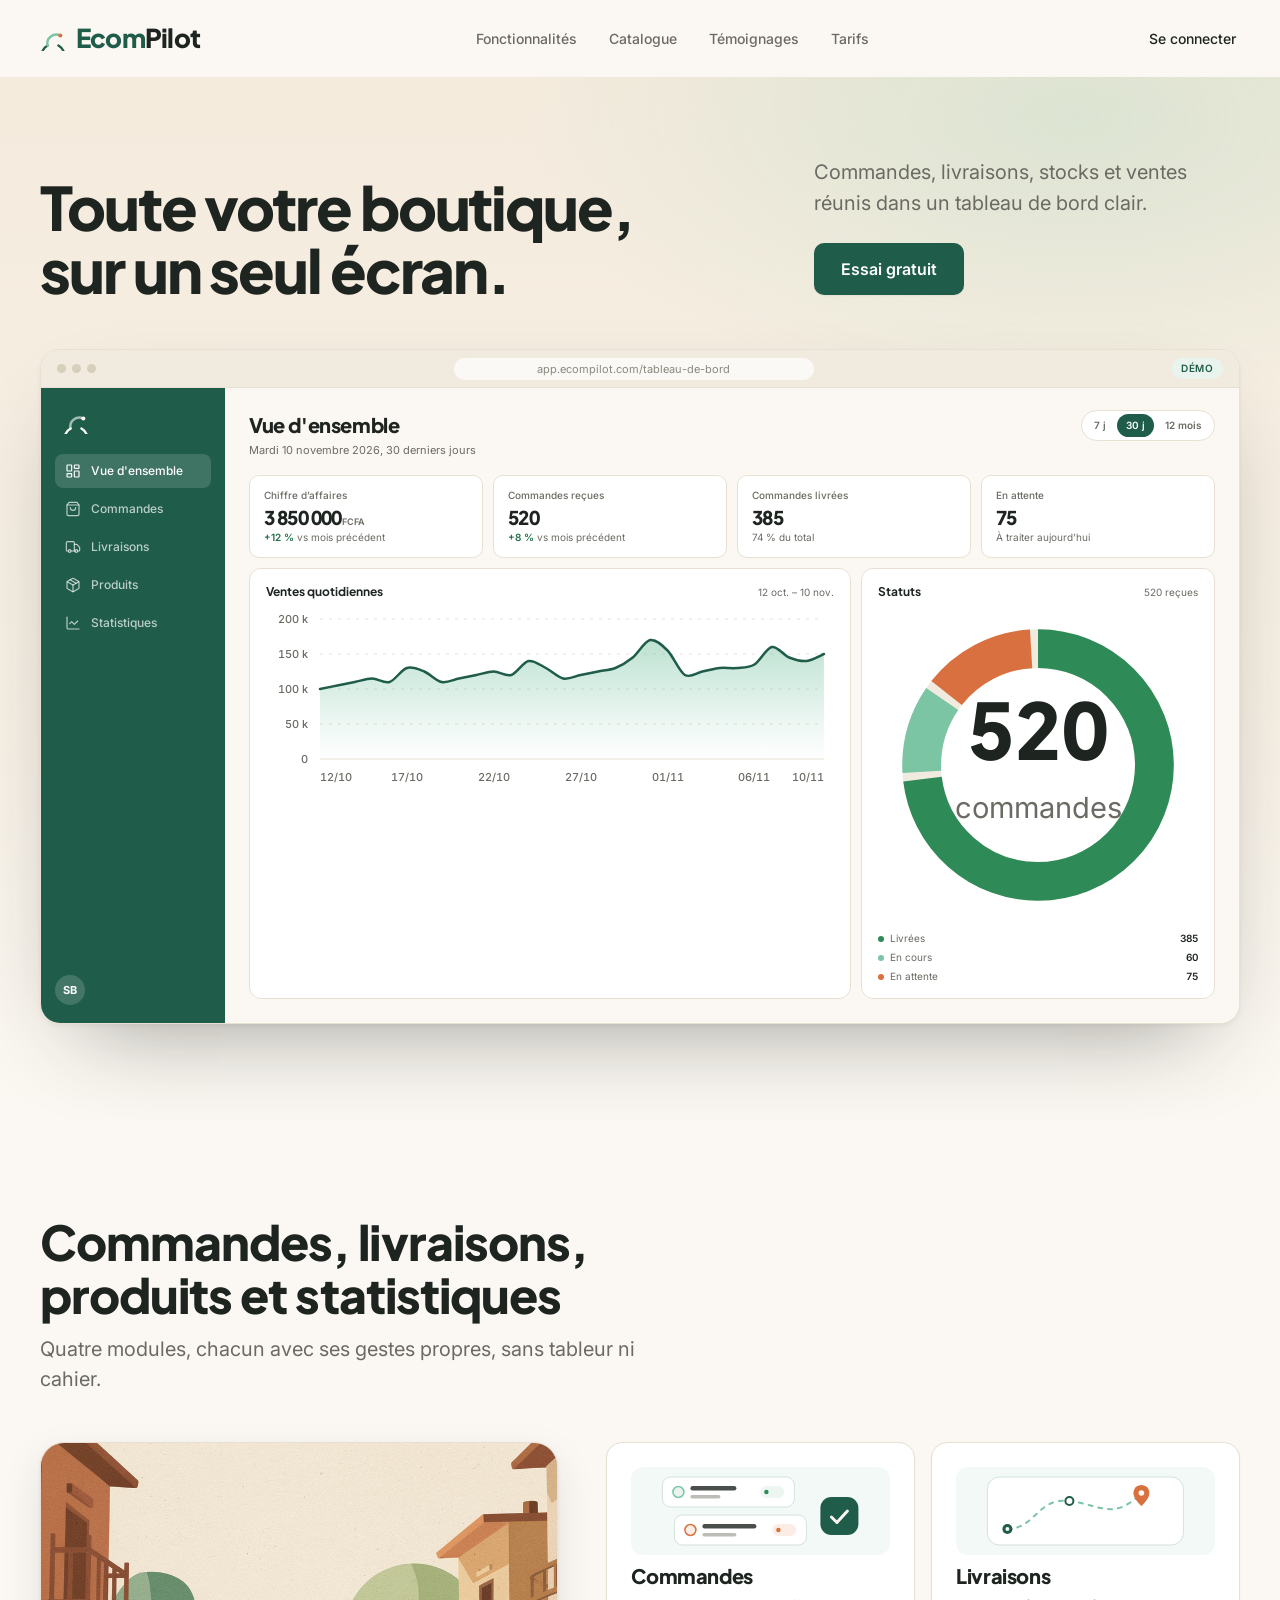
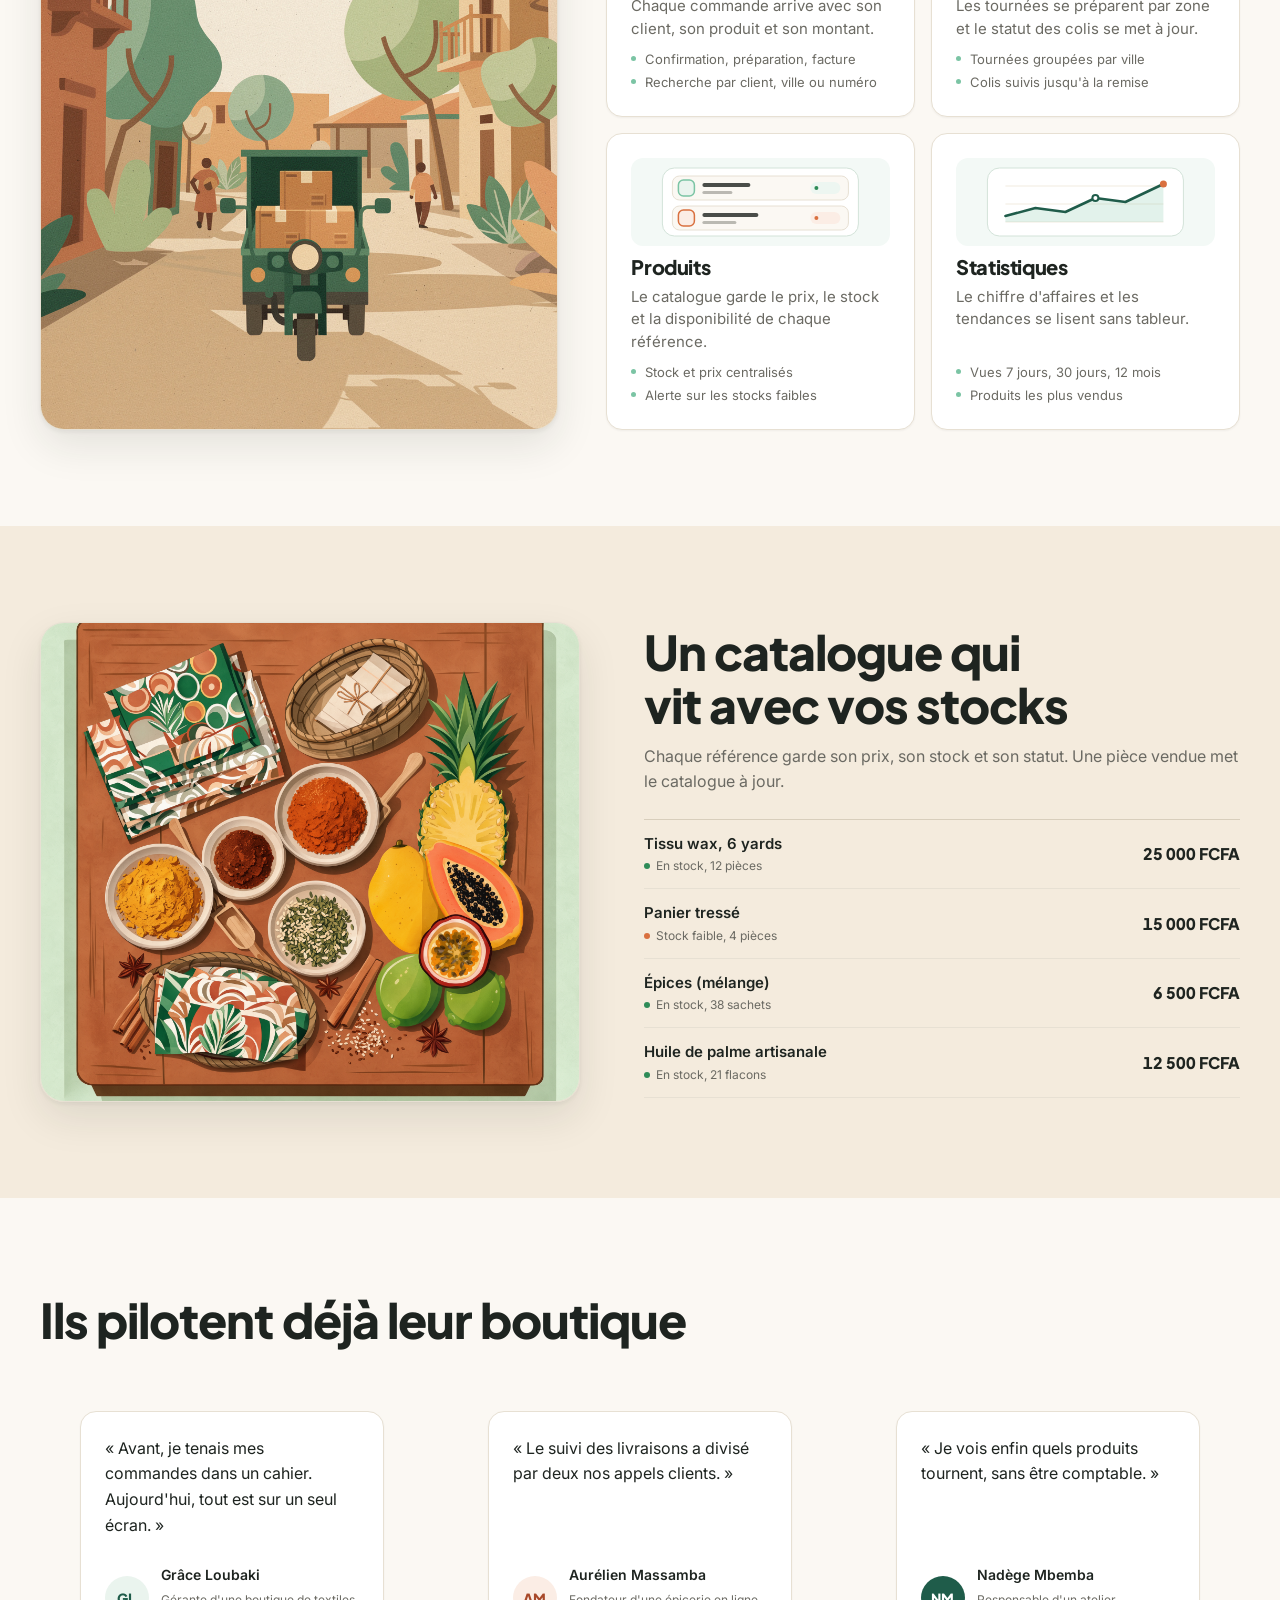
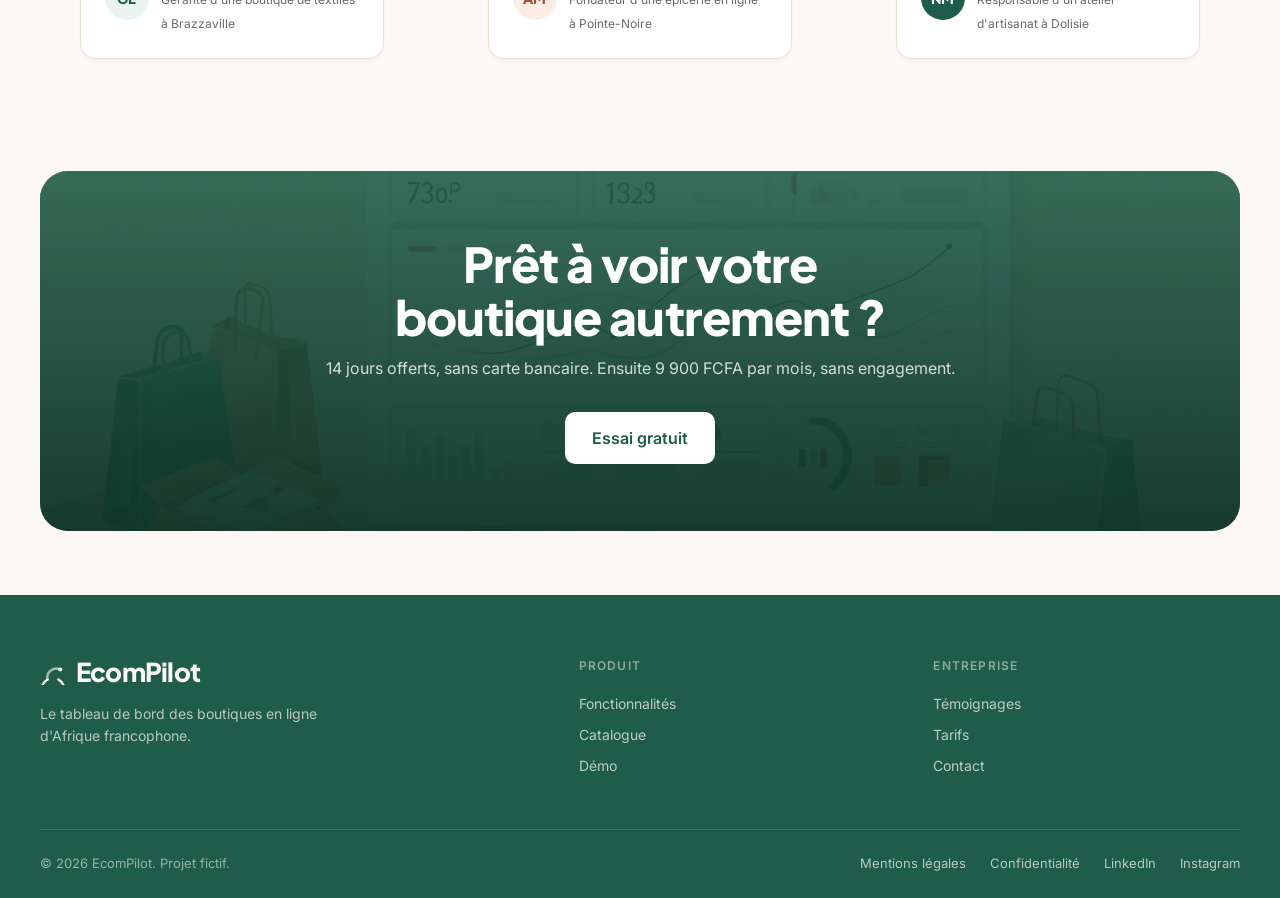
<file: index.html>
<!DOCTYPE html>
<html lang="fr">
<head>
  <meta charset="UTF-8">
  <meta name="viewport" content="width=device-width, initial-scale=1">
  <title>EcomPilot — Toute votre boutique, sur un seul écran</title>
  <meta name="description" content="Commandes, livraisons, stocks et ventes réunis dans un tableau de bord clair, pensé pour les boutiques en ligne d'Afrique francophone.">
  <meta property="og:title" content="EcomPilot — Toute votre boutique, sur un seul écran">
  <meta property="og:description" content="Le tableau de bord des boutiques en ligne d'Afrique francophone.">
  <meta property="og:type" content="website">
  <link rel="icon" href="assets/favicon.svg" type="image/svg+xml">
  <link rel="apple-touch-icon" href="assets/icon-192.svg">
  <link rel="manifest" href="site.webmanifest">
  <meta name="theme-color" content="#1F5C4A">
  <link rel="preconnect" href="https://fonts.googleapis.com">
  <link rel="preconnect" href="https://fonts.gstatic.com" crossorigin>
  <link href="https://fonts.googleapis.com/css2?family=Inter:wght@400;500;600&family=Plus+Jakarta+Sans:wght@700;800&display=swap" rel="stylesheet">
  <link rel="stylesheet" href="css/styles.css">
</head>
<body>
  <a class="skip-link" href="#main">Aller au contenu</a>

  <header class="site-header" id="site-header">
    <div class="container header-inner">
      <a class="logo" href="index.html" aria-label="EcomPilot, accueil">
        <svg class="logo__icon" viewBox="0 0 64 64" aria-hidden="true" focusable="false">
          <path d="M45.4 50.4A28 28 0 1 1 18.6 50.4" fill="none" stroke="#1F5C4A" stroke-width="6" stroke-linecap="round"/>
          <path d="M18.6 50.4A22 22 0 0 1 50 26" fill="none" stroke="#7BC4A4" stroke-width="6" stroke-linecap="round"/>
          <circle cx="50" cy="26" r="5" fill="#D9703F"/>
        </svg>
        <span class="logo__word"><span class="logo__ecom">Ecom</span><span class="logo__pilot">Pilot</span></span>
      </a>

      <nav class="nav-primary" aria-label="Navigation principale">
        <a href="#fonctionnalites">Fonctionnalités</a>
        <a href="#catalogue">Catalogue</a>
        <a href="#temoignages">Témoignages</a>
        <a href="#essai">Tarifs</a>
      </nav>

      <div class="header-actions">
        <a class="link-quiet" href="dashboard.html">Se connecter</a>
        <button class="icon-btn nav-toggle" type="button" aria-expanded="false" aria-controls="mobile-nav" aria-label="Ouvrir le menu">
          <span data-icon="menu"></span>
        </button>
      </div>
    </div>

    <div class="mobile-nav" id="mobile-nav">
      <a href="#fonctionnalites">Fonctionnalités</a>
      <a href="#catalogue">Catalogue</a>
      <a href="#temoignages">Témoignages</a>
      <a href="#essai">Tarifs</a>
      <a href="dashboard.html">Se connecter</a>
    </div>
  </header>

  <main id="main">
    <!-- Hero : promesse + application réelle en aperçu -->
    <section class="hero" aria-labelledby="hero-title">
      <div class="container">
        <div class="hero__head">
          <h1 class="hero__title" id="hero-title">Toute votre boutique,<br>sur un seul écran.</h1>
          <div class="hero__aside">
            <p class="hero__lead">Commandes, livraisons, stocks et ventes réunis dans un tableau de bord clair.</p>
            <div class="hero__actions">
              <a class="btn btn--primary btn--lg" href="dashboard.html">Essai gratuit</a>
            </div>
          </div>
        </div>

        <div class="app-preview" role="img" aria-label="Aperçu de l'application EcomPilot : chiffre d'affaires 3 850 000 FCFA sur les 30 derniers jours, 520 commandes reçues, 385 livrées, 75 en attente, 60 en cours de livraison.">
          <div class="app-preview__chrome" aria-hidden="true">
            <span class="app-preview__dots"><i></i><i></i><i></i></span>
            <span class="app-preview__url">app.ecompilot.com/tableau-de-bord</span>
            <span class="app-preview__tag">Démo</span>
          </div>

          <div class="app-preview__app">
            <aside class="app-preview__rail" aria-hidden="true">
              <span class="app-preview__rail-brand">
                <svg viewBox="0 0 64 64" aria-hidden="true" focusable="false">
                  <path d="M45.4 50.4A28 28 0 1 1 18.6 50.4" fill="none" stroke="#FBF8F3" stroke-width="6" stroke-linecap="round"/>
                  <path d="M18.6 50.4A22 22 0 0 1 50 26" fill="none" stroke="#FBF8F3" stroke-width="6" stroke-linecap="round" opacity=".6"/>
                  <circle cx="50" cy="26" r="5" fill="#FBF8F3"/>
                </svg>
              </span>
              <span class="app-preview__nav-item is-active"><span data-icon="layout-dashboard" data-icon-size="16"></span><span>Vue d'ensemble</span></span>
              <span class="app-preview__nav-item"><span data-icon="shopping-bag" data-icon-size="16"></span><span>Commandes</span></span>
              <span class="app-preview__nav-item"><span data-icon="truck" data-icon-size="16"></span><span>Livraisons</span></span>
              <span class="app-preview__nav-item"><span data-icon="package" data-icon-size="16"></span><span>Produits</span></span>
              <span class="app-preview__nav-item"><span data-icon="chart-line" data-icon-size="16"></span><span>Statistiques</span></span>
              <span class="app-preview__avatar">SB</span>
            </aside>

            <div class="app-preview__main">
              <div class="app-preview__top">
                <div>
                  <p class="app-preview__title">Vue d'ensemble</p>
                  <p class="app-preview__date">Mardi 10 novembre 2026, 30 derniers jours</p>
                </div>
                <div class="app-preview__pills" aria-hidden="true">
                  <span class="app-preview__pill">7 j</span>
                  <span class="app-preview__pill is-active">30 j</span>
                  <span class="app-preview__pill">12 mois</span>
                </div>
              </div>

              <div class="app-preview__kpis" id="hero-kpis"></div>

              <div class="app-preview__grid">
                <div class="app-preview__card">
                  <div class="app-preview__card-head">
                    <span class="app-preview__card-title">Ventes quotidiennes</span>
                    <span class="app-preview__card-meta">12 oct. – 10 nov.</span>
                  </div>
                  <div id="hero-chart"></div>
                </div>

                <div class="app-preview__card app-preview__card--donut">
                  <div class="app-preview__card-head">
                    <span class="app-preview__card-title">Statuts</span>
                    <span class="app-preview__card-meta">520 reçues</span>
                  </div>
                  <div class="app-preview__donut">
                    <div id="hero-donut"></div>
                    <ul class="app-preview__legend" id="hero-legend"></ul>
                  </div>
                </div>
              </div>
            </div>
          </div>
        </div>
      </div>
    </section>

    <!-- Fonctionnalités -->
    <section class="section" id="fonctionnalites" aria-labelledby="features-title">
      <div class="container">
        <div class="section-head">
          <h2 class="section-title" id="features-title">Commandes, livraisons, produits et statistiques</h2>
          <p class="section-lead">Quatre modules, chacun avec ses gestes propres, sans tableur ni cahier.</p>
        </div>

        <div class="features-grid">
          <div class="feature-media">
            <img src="assets/img/livraison.jpg" alt="Un triporteur vert chargé de colis traverse une rue commerçante, entre arbres et bâtiments colorés." width="1024" height="1024" loading="lazy">
          </div>

          <div class="feature-cards">
            <article class="feature">
              <div class="feature__art">
                <svg viewBox="0 0 240 88" aria-hidden="true" focusable="false">
                  <g transform="translate(22 10)">
                    <rect width="132" height="30" rx="8" fill="#FFFFFF" stroke="#D3E3D9"/>
                    <circle cx="16" cy="15" r="5.5" fill="#EAF4EE" stroke="#7BC4A4" stroke-width="1.5"/>
                    <rect x="28" y="9" width="46" height="4.5" rx="2.25" fill="#1E2420" opacity=".8"/>
                    <rect x="28" y="18" width="30" height="3.5" rx="1.75" fill="#6B6A63" opacity=".45"/>
                    <rect x="98" y="9" width="24" height="12" rx="6" fill="#EDF6F1"/>
                    <circle cx="104" cy="15" r="2.2" fill="#2E8B57"/>
                  </g>
                  <g transform="translate(34 48)">
                    <rect width="132" height="30" rx="8" fill="#FFFFFF" stroke="#D3E3D9"/>
                    <circle cx="16" cy="15" r="5.5" fill="#FBEDE5" stroke="#D9703F" stroke-width="1.5"/>
                    <rect x="28" y="9" width="54" height="4.5" rx="2.25" fill="#1E2420" opacity=".8"/>
                    <rect x="28" y="18" width="34" height="3.5" rx="1.75" fill="#6B6A63" opacity=".45"/>
                    <rect x="98" y="9" width="24" height="12" rx="6" fill="#FBEDE5"/>
                    <circle cx="104" cy="15" r="2.2" fill="#D9703F"/>
                  </g>
                  <g transform="translate(180 30)">
                    <rect width="38" height="38" rx="11" fill="#1F5C4A"/>
                    <path d="M11 20l5.5 5.5L27 14" fill="none" stroke="#FBF8F3" stroke-width="3" stroke-linecap="round" stroke-linejoin="round"/>
                  </g>
                </svg>
              </div>
              <h3>Commandes</h3>
              <p>Chaque commande arrive avec son client, son produit et son montant.</p>
              <ul class="feature__list">
                <li>Confirmation, préparation, facture</li>
                <li>Recherche par client, ville ou numéro</li>
              </ul>
            </article>

            <article class="feature">
              <div class="feature__art">
                <svg viewBox="0 0 240 88" aria-hidden="true" focusable="false">
                  <rect x="22" y="10" width="196" height="68" rx="12" fill="#FFFFFF" stroke="#D3E3D9"/>
                  <path d="M42 62C70 62 72 30 104 34s44 20 72-8" fill="none" stroke="#7BC4A4" stroke-width="2" stroke-dasharray="4 6" stroke-linecap="round"/>
                  <circle cx="42" cy="62" r="5" fill="#1F5C4A"/>
                  <circle cx="42" cy="62" r="2" fill="#FBF8F3"/>
                  <circle cx="104" cy="34" r="4" fill="#FFFFFF" stroke="#1F5C4A" stroke-width="2"/>
                  <g transform="translate(176 18)">
                    <path d="M0 0c-4.5 0-8 3.6-8 8 0 6.2 8 13 8 13s8-6.8 8-13c0-4.4-3.5-8-8-8z" fill="#D9703F"/>
                    <circle cx="0" cy="8" r="2.8" fill="#FBF8F3"/>
                  </g>
                </svg>
              </div>
              <h3>Livraisons</h3>
              <p>Les tournées se préparent par zone et le statut des colis se met à jour.</p>
              <ul class="feature__list">
                <li>Tournées groupées par ville</li>
                <li>Colis suivis jusqu'à la remise</li>
              </ul>
            </article>

            <article class="feature">
              <div class="feature__art">
                <svg viewBox="0 0 240 88" aria-hidden="true" focusable="false">
                  <rect x="22" y="10" width="196" height="68" rx="12" fill="#FFFFFF" stroke="#D3E3D9"/>
                  <g transform="translate(32 18)">
                    <rect width="176" height="24" rx="7" fill="#FBF8F3" stroke="#E7E0D3"/>
                    <rect x="6" y="4" width="16" height="16" rx="5" fill="#EAF4EE" stroke="#7BC4A4" stroke-width="1.5"/>
                    <rect x="30" y="7" width="48" height="4" rx="2" fill="#1E2420" opacity=".8"/>
                    <rect x="30" y="15" width="30" height="3" rx="1.5" fill="#6B6A63" opacity=".45"/>
                    <rect x="138" y="6" width="30" height="12" rx="6" fill="#EDF6F1"/>
                    <circle cx="144" cy="12" r="2" fill="#2E8B57"/>
                  </g>
                  <g transform="translate(32 48)">
                    <rect width="176" height="24" rx="7" fill="#FBF8F3" stroke="#E7E0D3"/>
                    <rect x="6" y="4" width="16" height="16" rx="5" fill="#FBEDE5" stroke="#D9703F" stroke-width="1.5"/>
                    <rect x="30" y="7" width="56" height="4" rx="2" fill="#1E2420" opacity=".8"/>
                    <rect x="30" y="15" width="34" height="3" rx="1.5" fill="#6B6A63" opacity=".45"/>
                    <rect x="138" y="6" width="30" height="12" rx="6" fill="#FBEDE5"/>
                    <circle cx="144" cy="12" r="2" fill="#D9703F"/>
                  </g>
                </svg>
              </div>
              <h3>Produits</h3>
              <p>Le catalogue garde le prix, le stock et la disponibilité de chaque référence.</p>
              <ul class="feature__list">
                <li>Stock et prix centralisés</li>
                <li>Alerte sur les stocks faibles</li>
              </ul>
            </article>

            <article class="feature">
              <div class="feature__art">
                <svg viewBox="0 0 240 88" aria-hidden="true" focusable="false">
                  <rect x="22" y="10" width="196" height="68" rx="12" fill="#FFFFFF" stroke="#D3E3D9"/>
                  <line x1="40" y1="28" x2="198" y2="28" stroke="#F1EBDF"/>
                  <line x1="40" y1="46" x2="198" y2="46" stroke="#F1EBDF"/>
                  <line x1="40" y1="64" x2="198" y2="64" stroke="#F1EBDF"/>
                  <path d="M40 58L70 50L100 54L130 40L160 44L198 26L198 64L40 64Z" fill="#7BC4A4" opacity=".22"/>
                  <path d="M40 58L70 50L100 54L130 40L160 44L198 26" fill="none" stroke="#1F5C4A" stroke-width="2.5" stroke-linecap="round" stroke-linejoin="round"/>
                  <circle cx="130" cy="40" r="3" fill="#FFFFFF" stroke="#1F5C4A" stroke-width="2"/>
                  <circle cx="198" cy="26" r="3.5" fill="#D9703F"/>
                </svg>
              </div>
              <h3>Statistiques</h3>
              <p>Le chiffre d'affaires et les tendances se lisent sans tableur.</p>
              <ul class="feature__list">
                <li>Vues 7 jours, 30 jours, 12 mois</li>
                <li>Produits les plus vendus</li>
              </ul>
            </article>
          </div>
        </div>
      </div>
    </section>

    <!-- Catalogue -->
    <section class="section section--sand" id="catalogue" aria-labelledby="catalogue-title">
      <div class="container catalogue-grid">
        <div class="catalogue-media">
          <img src="assets/img/produits.jpg" alt="Vue de dessus d'un étal : tissus wax pliés, panier tressé, bols d'épices et fruits frais." width="1024" height="1024" loading="lazy">
        </div>

        <div class="catalogue-copy">
          <h2 class="section-title" id="catalogue-title">Un catalogue qui vit avec vos stocks</h2>
          <p class="section-lead">Chaque référence garde son prix, son stock et son statut. Une pièce vendue met le catalogue à jour.</p>

          <ul class="stock-list">
            <li class="stock-item">
              <span class="stock-item__name">Tissu wax, 6 yards</span>
              <span class="stock-item__meta"><span class="stock-item__dot"></span> En stock, 12 pièces</span>
              <span class="stock-item__price">25 000 FCFA</span>
            </li>
            <li class="stock-item">
              <span class="stock-item__name">Panier tressé</span>
              <span class="stock-item__meta stock-item__meta--low"><span class="stock-item__dot"></span> Stock faible, 4 pièces</span>
              <span class="stock-item__price">15 000 FCFA</span>
            </li>
            <li class="stock-item">
              <span class="stock-item__name">Épices (mélange)</span>
              <span class="stock-item__meta"><span class="stock-item__dot"></span> En stock, 38 sachets</span>
              <span class="stock-item__price">6 500 FCFA</span>
            </li>
            <li class="stock-item">
              <span class="stock-item__name">Huile de palme artisanale</span>
              <span class="stock-item__meta"><span class="stock-item__dot"></span> En stock, 21 flacons</span>
              <span class="stock-item__price">12 500 FCFA</span>
            </li>
          </ul>
        </div>
      </div>
    </section>

    <!-- Témoignages -->
    <section class="section" id="temoignages" aria-labelledby="testimonials-title">
      <div class="container">
        <div class="section-head">
          <h2 class="section-title" id="testimonials-title">Ils pilotent déjà leur boutique</h2>
        </div>

        <div class="testimonial-grid">
          <figure class="testimonial">
            <blockquote>« Avant, je tenais mes commandes dans un cahier. Aujourd'hui, tout est sur un seul écran. »</blockquote>
            <figcaption class="testimonial__author">
              <span class="avatar avatar--mint" aria-hidden="true">GL</span>
              <span>
                <span class="author-name">Grâce Loubaki</span><br>
                <span class="author-role">Gérante d'une boutique de textiles à Brazzaville</span>
              </span>
            </figcaption>
          </figure>

          <figure class="testimonial">
            <blockquote>« Le suivi des livraisons a divisé par deux nos appels clients. »</blockquote>
            <figcaption class="testimonial__author">
              <span class="avatar avatar--clay" aria-hidden="true">AM</span>
              <span>
                <span class="author-name">Aurélien Massamba</span><br>
                <span class="author-role">Fondateur d'une épicerie en ligne à Pointe-Noire</span>
              </span>
            </figcaption>
          </figure>

          <figure class="testimonial">
            <blockquote>« Je vois enfin quels produits tournent, sans être comptable. »</blockquote>
            <figcaption class="testimonial__author">
              <span class="avatar avatar--forest" aria-hidden="true">NM</span>
              <span>
                <span class="author-name">Nadège Mbemba</span><br>
                <span class="author-role">Responsable d'un atelier d'artisanat à Dolisie</span>
              </span>
            </figcaption>
          </figure>
        </div>
      </div>
    </section>

    <!-- CTA final -->
    <section class="cta-section" id="essai" aria-labelledby="cta-title">
      <div class="container">
        <div class="cta">
          <div class="cta__pattern" aria-hidden="true">
            <img src="assets/img/hero.jpg" alt="" width="1920" height="1080" loading="lazy">
          </div>
          <h2 id="cta-title">Prêt à voir votre boutique autrement ?</h2>
          <p>14 jours offerts, sans carte bancaire. Ensuite 9 900 FCFA par mois, sans engagement.</p>
          <div class="cta__actions">
            <a class="btn btn--primary btn--lg" href="dashboard.html">Essai gratuit</a>
          </div>
        </div>
      </div>
    </section>
  </main>

  <footer class="site-footer" id="contact">
    <div class="container">
      <div class="footer-grid">
        <div class="footer-brand">
          <a class="logo logo--inverse" href="index.html" aria-label="EcomPilot, accueil">
            <svg class="logo__icon" viewBox="0 0 64 64" aria-hidden="true" focusable="false">
              <path d="M45.4 50.4A28 28 0 1 1 18.6 50.4" fill="none" stroke="#FBF8F3" stroke-width="6" stroke-linecap="round"/>
              <path d="M18.6 50.4A22 22 0 0 1 50 26" fill="none" stroke="#FBF8F3" stroke-width="6" stroke-linecap="round" opacity=".6"/>
              <circle cx="50" cy="26" r="5" fill="#FBF8F3"/>
            </svg>
            <span class="logo__word"><span class="logo__ecom">Ecom</span><span class="logo__pilot">Pilot</span></span>
          </a>
          <p>Le tableau de bord des boutiques en ligne d'Afrique francophone.</p>
        </div>

        <nav class="footer-col" aria-label="Produit">
          <h3>Produit</h3>
          <a href="#fonctionnalites">Fonctionnalités</a>
          <a href="#catalogue">Catalogue</a>
          <a href="dashboard.html">Démo</a>
        </nav>

        <nav class="footer-col" aria-label="Entreprise">
          <h3>Entreprise</h3>
          <a href="#temoignages">Témoignages</a>
          <a href="#essai">Tarifs</a>
          <a href="mailto:contact@ecompilot.example">Contact</a>
        </nav>
      </div>

      <div class="footer-bottom">
        <p>© 2026 EcomPilot. Projet fictif.</p>
        <div class="footer-legal">
          <a href="#contact">Mentions légales</a>
          <a href="#contact">Confidentialité</a>
          <a href="#contact">LinkedIn</a>
          <a href="#contact">Instagram</a>
        </div>
      </div>
    </div>
  </footer>

  <script src="js/data.js" defer></script>
  <script src="js/icons.js" defer></script>
  <script src="js/chart.js" defer></script>
  <script src="js/ui.js" defer></script>
  <script src="js/landing.js" defer></script>
</body>
</html>
</file>
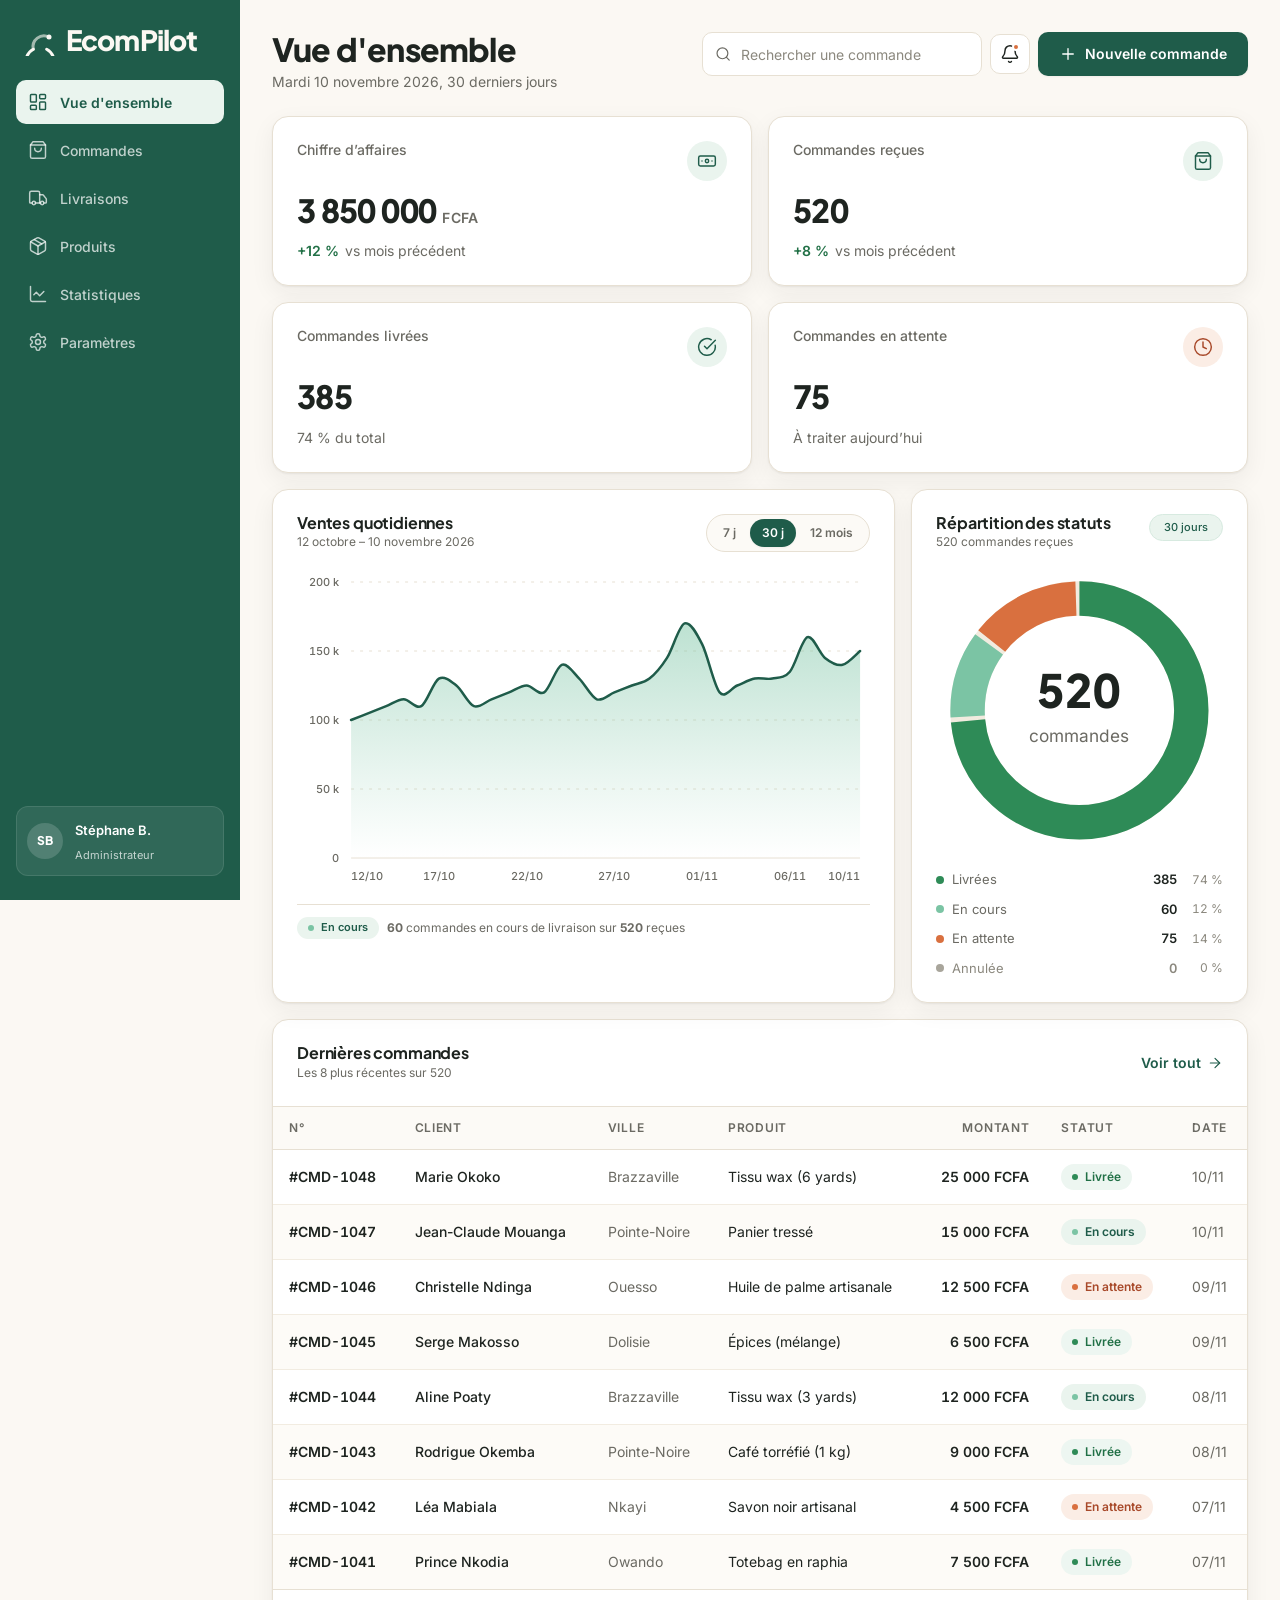
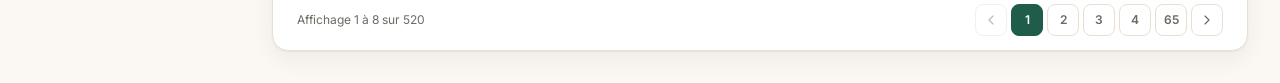
<file: dashboard.html>
<!DOCTYPE html>
<html lang="fr">
<head>
  <meta charset="UTF-8">
  <meta name="viewport" content="width=device-width, initial-scale=1">
  <title>Vue d'ensemble — EcomPilot</title>
  <meta name="description" content="Tableau de bord EcomPilot : chiffre d'affaires, commandes, livraisons et répartition des statuts sur les 30 derniers jours.">
  <meta name="robots" content="noindex">
  <link rel="icon" href="assets/favicon.svg" type="image/svg+xml">
  <link rel="apple-touch-icon" href="assets/icon-192.svg">
  <link rel="manifest" href="site.webmanifest">
  <meta name="theme-color" content="#1F5C4A">
  <link rel="preconnect" href="https://fonts.googleapis.com">
  <link rel="preconnect" href="https://fonts.gstatic.com" crossorigin>
  <link href="https://fonts.googleapis.com/css2?family=Inter:wght@400;500;600&family=Plus+Jakarta+Sans:wght@700;800&display=swap" rel="stylesheet">
  <link rel="stylesheet" href="css/styles.css">
</head>
<body>
  <a class="skip-link" href="#main">Aller au contenu</a>

  <div class="app">
    <aside class="sidebar" id="sidebar" aria-label="Navigation du tableau de bord">
      <a class="sidebar__brand logo logo--inverse" href="index.html" aria-label="EcomPilot, accueil">
        <svg class="logo__icon" viewBox="0 0 64 64" aria-hidden="true" focusable="false">
          <path d="M45.4 50.4A28 28 0 1 1 18.6 50.4" fill="none" stroke="#FBF8F3" stroke-width="6" stroke-linecap="round"/>
          <path d="M18.6 50.4A22 22 0 0 1 50 26" fill="none" stroke="#FBF8F3" stroke-width="6" stroke-linecap="round" opacity=".6"/>
          <circle cx="50" cy="26" r="5" fill="#FBF8F3"/>
        </svg>
        <span class="logo__word"><span class="logo__ecom">Ecom</span><span class="logo__pilot">Pilot</span></span>
      </a>

      <nav class="sidebar__nav" aria-label="Sections">
        <a class="nav-item" href="dashboard.html" aria-current="page">
          <span data-icon="layout-dashboard"></span><span class="nav-item__label">Vue d'ensemble</span>
        </a>
        <a class="nav-item" href="#commandes">
          <span data-icon="shopping-bag"></span><span class="nav-item__label">Commandes</span>
        </a>
        <button class="nav-item" type="button" data-demo-toast="Module Livraisons : tournées et suivi des colis dans la version complète.">
          <span data-icon="truck"></span><span class="nav-item__label">Livraisons</span>
        </button>
        <button class="nav-item" type="button" data-demo-toast="Module Produits : catalogue, stocks et prix dans la version complète.">
          <span data-icon="package"></span><span class="nav-item__label">Produits</span>
        </button>
        <button class="nav-item" type="button" data-demo-toast="Module Statistiques : analyses détaillées dans la version complète.">
          <span data-icon="chart-line"></span><span class="nav-item__label">Statistiques</span>
        </button>
        <button class="nav-item" type="button" data-demo-toast="Paramètres du compte : démonstration.">
          <span data-icon="settings"></span><span class="nav-item__label">Paramètres</span>
        </button>
      </nav>

      <div class="sidebar__user">
        <span class="avatar" aria-hidden="true">SB</span>
        <span class="sidebar__user-info">
          <span class="sidebar__user-name">Stéphane B.</span><br>
          <span class="sidebar__user-role">Administrateur</span>
        </span>
      </div>
    </aside>

    <div class="sidebar-backdrop" id="sidebar-backdrop" hidden></div>

    <div class="app-main">
      <main id="main">
        <header class="page-head">
          <div>
            <h1 class="page-head__title">Vue d'ensemble</h1>
            <p class="page-head__sub">Mardi 10 novembre 2026, 30 derniers jours</p>
          </div>

          <div class="page-head__actions">
            <button class="icon-btn sidebar-toggle" type="button" id="sidebar-toggle" aria-controls="sidebar" aria-expanded="false" aria-label="Ouvrir le menu">
              <span data-icon="menu"></span>
            </button>

            <label class="field search" for="order-search">
              <span data-icon="search" data-icon-size="18"></span>
              <span class="u-sr-only">Rechercher une commande</span>
              <input id="order-search" type="search" placeholder="Rechercher une commande" autocomplete="off">
            </label>

            <div class="popover-wrap">
              <button class="icon-btn icon-btn--notif" type="button" id="notif-toggle" aria-expanded="false" aria-controls="notif-popover" aria-label="Notifications, 3 non lues">
                <span data-icon="bell"></span>
                <span class="icon-btn__dot"></span>
              </button>
              <div class="popover" id="notif-popover" hidden>
                <div class="popover__head">
                  <span>Notifications</span>
                  <span>3 nouvelles</span>
                </div>
                <a class="popover__item" href="#commandes">
                  <span class="popover__dot"></span>
                  <span>
                    <span>12 commandes attendent une confirmation.</span>
                    <span class="popover__time">Il y a 18 min</span>
                  </span>
                </a>
                <a class="popover__item" href="#livraisons">
                  <span class="popover__dot" style="background: var(--mint);"></span>
                  <span>
                    <span>La tournée Pointe-Noire est partie à 9 h 40.</span>
                    <span class="popover__time">Il y a 1 h</span>
                  </span>
                </a>
                <a class="popover__item" href="#produits">
                  <span class="popover__dot" style="background: var(--success);"></span>
                  <span>
                    <span>Stock faible : Panier tressé (4 pièces).</span>
                    <span class="popover__time">Il y a 2 h</span>
                  </span>
                </a>
              </div>
            </div>

            <button class="btn btn--primary" type="button" data-dialog-open="#order-dialog" aria-label="Nouvelle commande">
              <span data-icon="plus" data-icon-size="18"></span>
              <span class="btn__label">Nouvelle commande</span>
            </button>
          </div>
        </header>

        <section class="kpi-grid" id="kpi-grid" aria-label="Indicateurs clés"></section>

        <div class="analytics-grid">
          <article class="card chart-card" aria-labelledby="sales-title">
            <div class="card-head">
              <div>
                <h2 class="card-title" id="sales-title">Ventes quotidiennes</h2>
                <p class="card-sub" id="sales-sub">12 octobre – 10 novembre 2026</p>
              </div>
              <div class="pills" role="group" aria-label="Période affichée">
                <button class="pill" type="button" data-period="7d" aria-pressed="false">7 j</button>
                <button class="pill" type="button" data-period="30d" aria-pressed="true">30 j</button>
                <button class="pill" type="button" data-period="12m" aria-pressed="false">12 mois</button>
              </div>
            </div>

            <div id="sales-chart"></div>

            <div class="chart-card__foot">
              <span class="status status--shipping">En cours</span>
              <span><strong>60</strong> commandes en cours de livraison sur <strong>520</strong> reçues</span>
            </div>
          </article>

          <article class="card donut-card" aria-labelledby="donut-title">
            <div class="card-head">
              <div>
                <h2 class="card-title" id="donut-title">Répartition des statuts</h2>
                <p class="card-sub">520 commandes reçues</p>
              </div>
              <span class="badge" style="min-height: 26px; font-size: 11px;">30 jours</span>
            </div>

            <div class="donut-body">
              <div id="status-donut"></div>
              <ul class="legend" id="status-legend"></ul>
            </div>
          </article>
        </div>

        <section class="card table-card" id="commandes" aria-labelledby="orders-title">
          <div class="table-card__head">
            <div>
              <h2 class="card-title" id="orders-title">Dernières commandes</h2>
              <p class="card-sub" id="orders-head-count">Les 8 plus récentes sur 520</p>
            </div>
            <button class="link-arrow" type="button" data-demo-toast="Toutes les commandes : vue complète disponible dans la version complète.">
              Voir tout <span data-icon="arrow-right" data-icon-size="16"></span>
            </button>
          </div>

          <div class="table-wrap">
            <table class="table" id="orders-table">
              <caption class="u-sr-only">Huit dernières commandes reçues, triées de la plus récente à la plus ancienne</caption>
              <thead>
                <tr>
                  <th scope="col">N°</th>
                  <th scope="col">Client</th>
                  <th scope="col">Ville</th>
                  <th scope="col">Produit</th>
                  <th scope="col" class="is-num">Montant</th>
                  <th scope="col">Statut</th>
                  <th scope="col">Date</th>
                </tr>
              </thead>
              <tbody id="orders-body"></tbody>
            </table>
          </div>

          <div class="table-card__foot">
            <p id="orders-count">Affichage 1 à 8 sur 520</p>
            <nav class="pagination" aria-label="Pagination des commandes">
              <button class="page-btn" type="button" aria-label="Page précédente" disabled>
                <span data-icon="chevron-right" data-icon-size="16" style="transform: rotate(180deg);"></span>
              </button>
              <button class="page-btn" type="button" aria-current="page">1</button>
              <button class="page-btn" type="button">2</button>
              <button class="page-btn" type="button">3</button>
              <button class="page-btn" type="button" aria-label="Page 4">4</button>
              <button class="page-btn" type="button" aria-label="Page 65">65</button>
              <button class="page-btn" type="button" aria-label="Page suivante">
                <span data-icon="chevron-right" data-icon-size="16"></span>
              </button>
            </nav>
          </div>
        </section>
      </main>
    </div>
  </div>

  <dialog class="modal" id="order-dialog" aria-labelledby="order-dialog-title">
    <div class="modal__head">
      <div>
        <h2 class="modal__title" id="order-dialog-title">Nouvelle commande</h2>
        <p class="modal__sub">Démonstration : aucune donnée n'est enregistrée.</p>
      </div>
      <button class="icon-btn" type="button" data-dialog-close aria-label="Fermer la fenêtre">
        <span data-icon="x" data-icon-size="18"></span>
      </button>
    </div>

    <form id="order-form">
      <div class="modal__body">
        <div class="form-row">
          <div>
            <label class="field__label" for="order-client">Client</label>
            <input class="input" id="order-client" name="client" type="text" placeholder="Nom du client" required>
          </div>
          <div>
            <label class="field__label" for="order-city">Ville</label>
            <select class="select" id="order-city" name="city">
              <option>Brazzaville</option>
              <option>Pointe-Noire</option>
              <option>Dolisie</option>
              <option>Ouesso</option>
              <option>Nkayi</option>
              <option>Owando</option>
              <option>Gamboma</option>
            </select>
          </div>
        </div>

        <div>
          <label class="field__label" for="order-product">Produit</label>
          <input class="input" id="order-product" name="product" type="text" placeholder="Ex. Tissu wax (6 yards)" required>
        </div>

        <div class="form-row">
          <div>
            <label class="field__label" for="order-amount">Montant (FCFA)</label>
            <input class="input" id="order-amount" name="amount" type="number" min="0" step="500" placeholder="25 000" required>
          </div>
          <div>
            <label class="field__label" for="order-status">Statut</label>
            <select class="select" id="order-status" name="status">
              <option value="pending">En attente</option>
              <option value="shipping">En cours</option>
              <option value="delivered">Livrée</option>
            </select>
          </div>
        </div>
      </div>

      <div class="modal__foot">
        <button class="btn btn--ghost" type="button" data-dialog-close>Annuler</button>
        <button class="btn btn--primary" type="submit">Créer la commande</button>
      </div>
    </form>
  </dialog>

  <script src="js/data.js" defer></script>
  <script src="js/icons.js" defer></script>
  <script src="js/chart.js" defer></script>
  <script src="js/ui.js" defer></script>
  <script src="js/dashboard.js" defer></script>
</body>
</html>
</file>
<file: css/styles.css>
/* ==========================================================================
   EcomPilot — feuille de style unique
   1. Tokens        2. Base        3. Utilitaires
   4. Boutons       5. Badges      6. Cartes & KPI
   7. Formulaires   8. Graphiques  9. Tableau
   10. Landing     11. Dashboard  12. Overlays
   ========================================================================== */

/* --------------------------------------------------------------------------
   1. Tokens
   -------------------------------------------------------------------------- */
:root {
  /* Couleurs de marque */
  --forest: #1F5C4A;
  --forest-700: #17483A;
  --forest-900: #0F3328;
  --mint: #7BC4A4;
  --mint-tint: #EAF4EE;
  --mint-100: #F3F9F6;
  --clay: #D9703F;
  --clay-tint: #FBEDE5;
  --clay-ink: #A8492A;
  --sand: #F4EBDD;
  --sand-deep: #EDE0CC;
  --surface: #FBF8F3;
  --card: #FFFFFF;
  --ink: #1E2420;
  --ink-muted: #6B6A63;
  --ink-soft: #8B887E;
  --success: #2E8B57;
  --success-ink: #217046;
  --success-tint: #EDF6F1;
  --error: #B23A3A;
  --error-tint: #FAEBEB;
  --grey-dot: #A8A59B;
  --grey-tint: #F2F0EB;
  --line: #E7E0D3;
  --line-strong: #D8CEBC;

  /* Typographie */
  --font-display: "Plus Jakarta Sans", ui-sans-serif, system-ui, -apple-system, "Segoe UI", sans-serif;
  --font-body: "Inter", ui-sans-serif, system-ui, -apple-system, "Segoe UI", sans-serif;
  --fs-12: 0.75rem;
  --fs-14: 0.875rem;
  --fs-16: 1rem;
  --fs-20: 1.25rem;
  --fs-24: 1.5rem;
  --fs-32: 2rem;
  --fs-48: 3rem;
  --fs-64: 4rem;

  /* Espacements (grille 8) */
  --space-1: 8px;
  --space-2: 16px;
  --space-3: 24px;
  --space-4: 32px;
  --space-6: 48px;
  --space-8: 64px;
  --space-12: 96px;

  /* Formes */
  --r-card: 16px;
  --r-btn: 10px;
  --r-pill: 999px;
  --r-sm: 8px;

  /* Ombres */
  --shadow-xs: 0 1px 2px rgba(30, 36, 32, 0.05);
  --shadow-sm: 0 1px 2px rgba(30, 36, 32, 0.06), 0 8px 24px rgba(30, 36, 32, 0.06);
  --shadow-md: 0 2px 4px rgba(30, 36, 32, 0.06), 0 16px 40px rgba(30, 36, 32, 0.1);
  --shadow-lg: 0 24px 64px rgba(30, 36, 32, 0.18);

  /* Gabarit */
  --container: 1200px;
  --header-h: 76px;
  --sidebar-w: 240px;
  --sidebar-rail: 76px;
  --transition: 180ms cubic-bezier(0.2, 0.7, 0.3, 1);
}

/* --------------------------------------------------------------------------
   2. Base
   -------------------------------------------------------------------------- */
*,
*::before,
*::after {
  box-sizing: border-box;
}

html {
  -webkit-text-size-adjust: 100%;
  scroll-behavior: smooth;
}

body {
  margin: 0;
  font-family: var(--font-body);
  font-size: var(--fs-16);
  line-height: 1.5;
  color: var(--ink);
  background: var(--surface);
  -webkit-font-smoothing: antialiased;
  -moz-osx-font-smoothing: grayscale;
}

body.has-dialog {
  overflow: hidden;
}

h1,
h2,
h3,
h4 {
  margin: 0;
  font-family: var(--font-display);
  font-weight: 800;
  line-height: 1.1;
  letter-spacing: -0.02em;
  text-wrap: balance;
}

p {
  margin: 0;
}

a {
  color: inherit;
  text-decoration: none;
}

ul,
ol {
  margin: 0;
  padding: 0;
  list-style: none;
}

img,
svg {
  display: block;
  max-width: 100%;
}

button {
  font: inherit;
  color: inherit;
  background: none;
  border: 0;
  padding: 0;
  cursor: pointer;
}

input,
select,
textarea {
  font: inherit;
  color: inherit;
}

:focus-visible {
  outline: 2px solid var(--forest);
  outline-offset: 3px;
  border-radius: 6px;
}

::selection {
  background: var(--mint-tint);
  color: var(--forest);
}

/* --------------------------------------------------------------------------
   3. Utilitaires
   -------------------------------------------------------------------------- */
.container {
  width: min(100% - 64px, var(--container));
  margin-inline: auto;
}

.icon {
  flex: 0 0 auto;
}

[data-icon] {
  display: inline-flex;
  align-items: center;
  justify-content: center;
}

.u-sr-only {
  position: absolute;
  width: 1px;
  height: 1px;
  padding: 0;
  margin: -1px;
  overflow: hidden;
  clip: rect(0 0 0 0);
  clip-path: inset(50%);
  white-space: nowrap;
  border: 0;
}

.skip-link {
  position: fixed;
  top: 12px;
  left: 12px;
  z-index: 200;
  padding: 10px 16px;
  border-radius: var(--r-btn);
  background: var(--forest);
  color: #fff;
  font-size: var(--fs-14);
  font-weight: 600;
  transform: translateY(-160%);
  transition: transform var(--transition);
}

.skip-link:focus-visible {
  transform: translateY(0);
  outline-color: var(--mint);
}

/* --------------------------------------------------------------------------
   4. Boutons & liens
   -------------------------------------------------------------------------- */
.btn {
  display: inline-flex;
  align-items: center;
  justify-content: center;
  gap: var(--space-1);
  height: 44px;
  padding: 0 20px;
  border: 1px solid transparent;
  border-radius: var(--r-btn);
  font-size: var(--fs-14);
  font-weight: 600;
  line-height: 1;
  white-space: nowrap;
  transition: background var(--transition), border-color var(--transition),
    color var(--transition), box-shadow var(--transition), transform var(--transition);
}

.btn:active {
  transform: translateY(1px);
}

.btn--primary {
  background: var(--forest);
  color: #fff;
  box-shadow: var(--shadow-xs);
}

.btn--primary:hover {
  background: var(--forest-700);
}

.btn--outline {
  background: var(--card);
  border-color: var(--line-strong);
  color: var(--ink);
}

.btn--outline:hover {
  border-color: var(--forest);
  color: var(--forest);
}

.btn--ghost {
  color: var(--ink);
}

.btn--ghost:hover {
  background: rgba(30, 36, 32, 0.05);
}

.btn--clay {
  background: var(--clay-ink);
  color: #fff;
}

.btn--clay:hover {
  background: #8F3C22;
}

.btn--lg {
  height: 52px;
  padding: 0 26px;
  font-size: var(--fs-16);
}

.btn--sm {
  height: 36px;
  padding: 0 14px;
  font-size: var(--fs-14);
}

.btn--block {
  width: 100%;
}

.icon-btn {
  display: inline-grid;
  place-items: center;
  width: 40px;
  height: 40px;
  border: 1px solid var(--line);
  border-radius: var(--r-btn);
  background: var(--card);
  color: var(--ink);
  transition: background var(--transition), border-color var(--transition), color var(--transition);
}

.icon-btn:hover {
  border-color: var(--line-strong);
  background: var(--mint-100);
  color: var(--forest);
}

.link-quiet {
  font-size: var(--fs-14);
  font-weight: 500;
  color: var(--ink);
  padding: 8px 4px;
  transition: color var(--transition);
}

.link-quiet:hover {
  color: var(--forest);
}

.link-arrow {
  display: inline-flex;
  align-items: center;
  gap: 6px;
  font-size: var(--fs-14);
  font-weight: 600;
  color: var(--forest);
}

.link-arrow .icon {
  transition: transform var(--transition);
}

.link-arrow:hover .icon {
  transform: translateX(3px);
}

.link-underline {
  text-decoration: underline;
  text-decoration-color: rgba(107, 106, 99, 0.4);
  text-underline-offset: 3px;
  transition: color var(--transition), text-decoration-color var(--transition);
}

.link-underline:hover {
  color: var(--forest);
  text-decoration-color: currentColor;
}

/* --------------------------------------------------------------------------
   5. Badges & statuts
   -------------------------------------------------------------------------- */
.badge {
  display: inline-flex;
  align-items: center;
  gap: var(--space-1);
  min-height: 32px;
  padding: 6px 14px;
  border: 1px solid #D7EAE0;
  border-radius: var(--r-pill);
  background: var(--mint-tint);
  color: var(--forest);
  font-size: 13px;
  font-weight: 500;
  line-height: 1.2;
}

.badge__dot {
  width: 6px;
  height: 6px;
  border-radius: 50%;
  background: var(--clay);
  flex: 0 0 auto;
}

.status {
  display: inline-flex;
  align-items: center;
  gap: 7px;
  height: 26px;
  padding: 0 11px;
  border-radius: var(--r-pill);
  font-size: var(--fs-12);
  font-weight: 600;
  line-height: 1;
  white-space: nowrap;
}

.status::before {
  content: "";
  width: 6px;
  height: 6px;
  border-radius: 50%;
  background: currentColor;
  flex: 0 0 auto;
}

.status--delivered {
  background: var(--success-tint);
  color: var(--success-ink);
}

.status--delivered::before {
  background: var(--success);
}

.status--shipping {
  background: var(--mint-tint);
  color: var(--forest);
}

.status--shipping::before {
  background: var(--mint);
}

.status--pending {
  background: var(--clay-tint);
  color: var(--clay-ink);
}

.status--pending::before {
  background: var(--clay);
}

.status--cancelled {
  background: var(--grey-tint);
  color: var(--ink-muted);
}

.status--cancelled::before {
  background: var(--grey-dot);
}

/* --------------------------------------------------------------------------
   6. Cartes & indicateurs
   -------------------------------------------------------------------------- */
.card {
  background: var(--card);
  border: 1px solid var(--line);
  border-radius: var(--r-card);
  box-shadow: var(--shadow-sm);
}

.kpi {
  display: flex;
  flex-direction: column;
  gap: 12px;
  padding: var(--space-3);
  background: var(--card);
  border: 1px solid var(--line);
  border-radius: var(--r-card);
  box-shadow: var(--shadow-sm);
  transition: border-color var(--transition), box-shadow var(--transition);
}

.kpi__head {
  display: flex;
  align-items: flex-start;
  justify-content: space-between;
  gap: 12px;
}

.kpi__label {
  font-size: var(--fs-14);
  font-weight: 500;
  color: var(--ink-muted);
  line-height: 1.35;
}

.kpi__icon {
  display: grid;
  place-items: center;
  width: 40px;
  height: 40px;
  border-radius: 50%;
  background: var(--mint-tint);
  color: var(--forest);
  flex: 0 0 auto;
}

.kpi__icon--clay {
  background: var(--clay-tint);
  color: var(--clay-ink);
}

.kpi__icon--sand {
  background: #F7EFE1;
  color: #8A6A3B;
}

.kpi__value {
  display: flex;
  align-items: baseline;
  gap: 6px;
  flex-wrap: wrap;
  font-family: var(--font-display);
  font-weight: 800;
  font-size: var(--fs-32);
  line-height: 1.1;
  letter-spacing: -0.02em;
  font-variant-numeric: tabular-nums;
}

.kpi__unit {
  font-family: var(--font-body);
  font-size: var(--fs-14);
  font-weight: 600;
  letter-spacing: 0.02em;
  color: var(--ink-muted);
}

.kpi__meta {
  display: flex;
  align-items: center;
  gap: 6px;
  flex-wrap: wrap;
  font-size: var(--fs-14);
  color: var(--ink-muted);
}

.delta {
  font-weight: 600;
}

.delta--up {
  color: var(--success-ink);
}

.delta--down {
  color: var(--error);
}

/* --------------------------------------------------------------------------
   7. Formulaires
   -------------------------------------------------------------------------- */
.field {
  display: flex;
  align-items: center;
  gap: var(--space-1);
  height: 44px;
  padding: 0 12px;
  background: var(--card);
  border: 1px solid var(--line);
  border-radius: var(--r-btn);
  color: var(--ink-muted);
  transition: border-color var(--transition), box-shadow var(--transition);
}

.field:focus-within {
  border-color: var(--forest);
  box-shadow: 0 0 0 3px rgba(31, 92, 74, 0.12);
}

.field input {
  width: 100%;
  min-width: 0;
  border: 0;
  outline: none;
  background: transparent;
  font-size: var(--fs-14);
  color: var(--ink);
}

.field input::placeholder {
  color: var(--ink-soft);
}

.field__label {
  display: block;
  margin-bottom: 6px;
  font-size: var(--fs-14);
  font-weight: 500;
  color: var(--ink-muted);
}

.input,
.select {
  width: 100%;
  height: 44px;
  padding: 0 12px;
  border: 1px solid var(--line);
  border-radius: var(--r-btn);
  background: var(--card);
  font-size: var(--fs-14);
  color: var(--ink);
  transition: border-color var(--transition), box-shadow var(--transition);
}

.input:focus,
.select:focus {
  outline: none;
  border-color: var(--forest);
  box-shadow: 0 0 0 3px rgba(31, 92, 74, 0.12);
}

/* --------------------------------------------------------------------------
   8. Graphiques
   -------------------------------------------------------------------------- */
.chart {
  position: relative;
  width: 100%;
}

.chart__svg {
  display: block;
  width: 100%;
  height: 100%;
  overflow: visible;
}

.chart__svg:focus-visible {
  outline: 2px solid var(--forest);
  outline-offset: 4px;
  border-radius: var(--r-sm);
}

.chart__axis {
  font-family: var(--font-body);
  font-size: 11px;
  font-weight: 500;
  fill: var(--ink-muted);
  font-variant-numeric: tabular-nums;
}

.chart__overlay {
  cursor: crosshair;
}

.chart__tip {
  position: absolute;
  z-index: 5;
  display: flex;
  flex-direction: column;
  gap: 2px;
  padding: 8px 12px;
  border-radius: var(--r-btn);
  background: var(--ink);
  color: #fff;
  font-size: var(--fs-12);
  white-space: nowrap;
  pointer-events: none;
  opacity: 0;
  transform: translate(-50%, -100%);
  transition: opacity 120ms ease;
  box-shadow: var(--shadow-md);
}

.chart__tip.is-visible {
  opacity: 1;
}

.chart__tip-label {
  color: rgba(255, 255, 255, 0.66);
  font-size: 11px;
}

.chart__tip-value {
  font-family: var(--font-display);
  font-weight: 700;
  font-size: var(--fs-14);
  font-variant-numeric: tabular-nums;
}

.chart--donut {
  display: grid;
  place-items: center;
}

.chart__donut-value {
  font-family: var(--font-display);
  font-weight: 800;
  font-size: var(--fs-32);
  fill: var(--ink);
  font-variant-numeric: tabular-nums;
}

.chart__donut-caption {
  font-family: var(--font-body);
  font-size: var(--fs-12);
  fill: var(--ink-muted);
}

/* --------------------------------------------------------------------------
   9. Tableau
   -------------------------------------------------------------------------- */
.table-wrap {
  width: 100%;
  overflow-x: auto;
}

.table {
  width: 100%;
  border-collapse: collapse;
  font-size: var(--fs-14);
}

.table th {
  padding: 12px var(--space-2);
  border-bottom: 1px solid var(--line);
  background: #FCFAF6;
  font-size: var(--fs-12);
  font-weight: 600;
  letter-spacing: 0.06em;
  text-transform: uppercase;
  color: var(--ink-muted);
  text-align: left;
  white-space: nowrap;
}

.table td {
  padding: 14px var(--space-2);
  border-bottom: 1px solid #F2ECE1;
  vertical-align: middle;
}

.table tbody tr:nth-child(even) {
  background: #FDFBF7;
}

.table tbody tr {
  transition: background var(--transition);
}

.table tbody tr:hover {
  background: var(--mint-100);
}

.table tbody tr:last-child td {
  border-bottom: 0;
}

.table .is-num {
  text-align: right;
  font-variant-numeric: tabular-nums;
  font-weight: 600;
  white-space: nowrap;
}

.table .cell-id {
  font-weight: 600;
  font-variant-numeric: tabular-nums;
  white-space: nowrap;
}

.table .cell-client {
  font-weight: 500;
}

.table .cell-muted {
  color: var(--ink-muted);
}

.table td.empty-cell {
  display: block;
  padding: 0;
}

.table td.empty-cell::before {
  content: none;
}

/* --------------------------------------------------------------------------
   10. Landing
   -------------------------------------------------------------------------- */
.site-header {
  position: sticky;
  top: 0;
  z-index: 50;
  background: rgba(251, 248, 243, 0.88);
  backdrop-filter: blur(14px) saturate(1.1);
  -webkit-backdrop-filter: blur(14px) saturate(1.1);
  border-bottom: 1px solid transparent;
  transition: border-color var(--transition), box-shadow var(--transition);
}

.site-header.is-scrolled {
  border-bottom-color: var(--line);
  box-shadow: 0 1px 0 rgba(30, 36, 32, 0.02);
}

.header-inner {
  display: flex;
  align-items: center;
  justify-content: space-between;
  gap: var(--space-3);
  height: var(--header-h);
}

.logo {
  display: inline-flex;
  align-items: center;
  gap: 10px;
  font-family: var(--font-display);
  font-size: 26px;
  line-height: 1;
  color: var(--ink);
}

.logo__icon {
  flex: 0 0 auto;
  width: 26px;
  height: 26px;
}

.logo__word {
  display: inline-flex;
  align-items: baseline;
  font-weight: 800;
  letter-spacing: -0.03em;
  white-space: nowrap;
}

.logo__ecom {
  color: var(--forest);
}

.logo__pilot {
  color: var(--ink);
}

.logo--inverse .logo__ecom,
.logo--inverse .logo__pilot {
  color: #FBF8F3;
}

.nav-primary {
  display: flex;
  align-items: center;
  gap: 4px;
}

.nav-primary a {
  display: inline-flex;
  align-items: center;
  height: 40px;
  padding: 0 14px;
  border-radius: var(--r-sm);
  font-size: var(--fs-14);
  font-weight: 500;
  color: var(--ink-muted);
  transition: color var(--transition), background var(--transition);
}

.nav-primary a:hover {
  color: var(--ink);
  background: rgba(30, 36, 32, 0.045);
}

.header-actions {
  display: flex;
  align-items: center;
  gap: var(--space-1);
}

.nav-toggle {
  display: none;
}

.mobile-nav {
  display: none;
}

/* Hero */
.hero {
  position: relative;
  overflow: hidden;
  padding: 80px 0 96px;
  background:
    radial-gradient(880px 460px at 84% 4%, rgba(123, 196, 164, 0.2), transparent 62%),
    linear-gradient(180deg, var(--sand) 0%, #F7F0E5 60%, var(--surface) 100%);
}

.hero__head {
  display: grid;
  grid-template-columns: minmax(0, 1.25fr) minmax(0, 0.75fr);
  gap: var(--space-8);
  align-items: end;
  margin-bottom: var(--space-6);
}

.hero__title {
  font-size: 60px;
  line-height: 1.04;
  letter-spacing: -0.035em;
}

.hero__aside {
  max-width: 480px;
  padding-bottom: 6px;
}

.hero__lead {
  font-size: var(--fs-20);
  line-height: 1.55;
  color: var(--ink-muted);
}

.hero__actions {
  display: flex;
  flex-wrap: wrap;
  gap: var(--space-2);
  margin-top: var(--space-3);
}

/* Aperçu de l'application */
.app-preview {
  position: relative;
  overflow: hidden;
  border: 1px solid var(--line);
  border-radius: 20px;
  background: var(--card);
  box-shadow: 0 40px 90px -42px rgba(30, 36, 32, 0.45), 0 2px 4px rgba(30, 36, 32, 0.05);
}

.app-preview__chrome {
  display: flex;
  align-items: center;
  gap: 12px;
  height: 38px;
  padding: 0 16px;
  border-bottom: 1px solid var(--line);
  background: #F1EADF;
}

.app-preview__dots {
  display: flex;
  gap: 6px;
}

.app-preview__dots i {
  width: 9px;
  height: 9px;
  border-radius: 50%;
  background: #D8CEBC;
}

.app-preview__url {
  flex: 1;
  max-width: 360px;
  height: 22px;
  margin-inline: auto;
  padding: 0 12px;
  border-radius: var(--r-pill);
  background: rgba(255, 255, 255, 0.72);
  font-size: 11px;
  line-height: 22px;
  text-align: center;
  color: var(--ink-soft);
  overflow: hidden;
  text-overflow: ellipsis;
  white-space: nowrap;
}

.app-preview__tag {
  padding: 3px 9px;
  border-radius: var(--r-pill);
  background: var(--mint-tint);
  font-size: 10px;
  font-weight: 600;
  letter-spacing: 0.08em;
  text-transform: uppercase;
  color: var(--forest);
}

.app-preview__app {
  display: grid;
  grid-template-columns: 184px minmax(0, 1fr);
}

.app-preview__rail {
  display: flex;
  flex-direction: column;
  gap: 4px;
  padding: 18px 14px;
  background: var(--forest);
  color: #fff;
}

.app-preview__rail-brand {
  display: flex;
  padding: 2px 8px 16px;
}

.app-preview__rail-brand svg {
  width: 26px;
  height: 26px;
}

.app-preview__nav-item {
  display: flex;
  align-items: center;
  gap: 10px;
  height: 34px;
  padding: 0 10px;
  border-radius: var(--r-sm);
  font-size: 12px;
  font-weight: 500;
  color: rgba(255, 255, 255, 0.7);
  white-space: nowrap;
}

.app-preview__nav-item.is-active {
  background: rgba(255, 255, 255, 0.14);
  color: #fff;
}

.app-preview__avatar {
  display: grid;
  place-items: center;
  width: 30px;
  height: 30px;
  margin-top: auto;
  border-radius: 50%;
  background: rgba(255, 255, 255, 0.16);
  font-size: 11px;
  font-weight: 700;
  letter-spacing: 0.02em;
}

.app-preview__main {
  min-width: 0;
  padding: 22px 24px 24px;
  background: var(--surface);
}

.app-preview__top {
  display: flex;
  align-items: flex-start;
  justify-content: space-between;
  gap: var(--space-2);
  margin-bottom: var(--space-2);
}

.app-preview__title {
  font-family: var(--font-display);
  font-weight: 800;
  font-size: var(--fs-20);
  letter-spacing: -0.02em;
}

.app-preview__date {
  margin-top: 2px;
  font-size: 11px;
  color: var(--ink-muted);
}

.app-preview__pills {
  display: flex;
  gap: 2px;
  padding: 3px;
  border: 1px solid var(--line);
  border-radius: var(--r-pill);
  background: var(--card);
}

.app-preview__pill {
  padding: 4px 9px;
  border-radius: var(--r-pill);
  font-size: 10px;
  font-weight: 600;
  color: var(--ink-muted);
}

.app-preview__pill.is-active {
  background: var(--forest);
  color: #fff;
}

.app-preview__kpis {
  display: grid;
  grid-template-columns: repeat(4, minmax(0, 1fr));
  gap: 10px;
  margin-bottom: 10px;
}

.app-preview__kpi {
  padding: 12px 14px;
  border: 1px solid var(--line);
  border-radius: var(--r-btn);
  background: var(--card);
}

.app-preview__kpi-label {
  display: block;
  font-size: 10px;
  font-weight: 500;
  color: var(--ink-muted);
}

.app-preview__kpi-value {
  display: block;
  margin-top: 4px;
  font-family: var(--font-display);
  font-weight: 800;
  font-size: 19px;
  line-height: 1.1;
  letter-spacing: -0.03em;
  font-variant-numeric: tabular-nums;
  white-space: nowrap;
}

.app-preview__kpi-value small {
  font-family: var(--font-body);
  font-size: 9px;
  font-weight: 600;
  letter-spacing: 0.02em;
  color: var(--ink-muted);
}

.app-preview__kpi-meta {
  display: block;
  margin-top: 3px;
  font-size: 10px;
  color: var(--ink-muted);
}

.app-preview__grid {
  display: grid;
  grid-template-columns: minmax(0, 1.7fr) minmax(0, 1fr);
  gap: 10px;
}

.app-preview__card {
  min-width: 0;
  padding: 14px 16px;
  border: 1px solid var(--line);
  border-radius: 12px;
  background: var(--card);
}

.app-preview__card-head {
  display: flex;
  align-items: center;
  justify-content: space-between;
  gap: var(--space-1);
  margin-bottom: 4px;
}

.app-preview__card-title {
  font-family: var(--font-display);
  font-weight: 700;
  font-size: 12px;
}

.app-preview__card-meta {
  font-size: 10px;
  color: var(--ink-muted);
}

.app-preview__donut {
  display: grid;
  justify-items: center;
  gap: 6px;
}

.app-preview__legend {
  display: flex;
  flex-direction: column;
  gap: 4px;
  width: 100%;
}

.app-preview__legend li {
  display: flex;
  align-items: center;
  gap: 6px;
  font-size: 10px;
  color: var(--ink-muted);
}

.app-preview__legend .legend-dot {
  width: 6px;
  height: 6px;
  border-radius: 50%;
  flex: 0 0 auto;
}

.app-preview__legend strong {
  margin-left: auto;
  font-weight: 600;
  color: var(--ink);
  font-variant-numeric: tabular-nums;
}

/* Sections */
.section {
  padding: var(--space-12) 0;
}

.section--sand {
  background: var(--sand);
}

.section--tight {
  padding-top: var(--space-8);
}

.section-head {
  display: flex;
  flex-direction: column;
  gap: 12px;
  max-width: 660px;
  margin-bottom: var(--space-6);
}

.section-head--center {
  margin-inline: auto;
  text-align: center;
  align-items: center;
}

.section-title {
  font-size: var(--fs-48);
}

.section-lead {
  font-size: var(--fs-20);
  color: var(--ink-muted);
}

/* Fonctionnalités */
.features-grid {
  display: grid;
  grid-template-columns: minmax(0, 0.9fr) minmax(0, 1.1fr);
  gap: var(--space-6);
  align-items: stretch;
}

.feature-cards {
  display: grid;
  grid-template-columns: repeat(2, minmax(0, 1fr));
  gap: var(--space-2);
}

.feature {
  display: flex;
  flex-direction: column;
  gap: 8px;
  padding: var(--space-3);
  background: var(--card);
  border: 1px solid var(--line);
  border-radius: var(--r-card);
  box-shadow: var(--shadow-xs);
  transition: transform var(--transition), box-shadow var(--transition), border-color var(--transition);
}

.feature:hover {
  transform: translateY(-3px);
  border-color: #D3E3D9;
  box-shadow: var(--shadow-sm);
}

.feature__art {
  display: grid;
  place-items: center;
  height: 88px;
  margin-bottom: 2px;
  border-radius: 12px;
  background: var(--mint-100);
}

.feature__art svg {
  width: 100%;
  height: 100%;
}

.feature h3 {
  font-size: var(--fs-20);
}

.feature p {
  font-size: 15px;
  line-height: 1.5;
  color: var(--ink-muted);
}

.feature__list {
  display: flex;
  flex-direction: column;
  gap: 4px;
  margin-top: auto;
  padding-top: 2px;
}

.feature__list li {
  position: relative;
  padding-left: 14px;
  font-size: 13px;
  line-height: 1.45;
  color: var(--ink-muted);
}

.feature__list li::before {
  content: "";
  position: absolute;
  top: 6px;
  left: 0;
  width: 5px;
  height: 5px;
  border-radius: 50%;
  background: var(--mint);
}

.feature-media {
  position: relative;
  min-height: 420px;
  overflow: hidden;
  border-radius: 24px;
  border: 1px solid var(--line);
  background: var(--mint-tint);
  box-shadow: var(--shadow-md);
}

.feature-media img {
  position: absolute;
  inset: 0;
  width: 100%;
  height: 100%;
  object-fit: cover;
}

/* Catalogue */
.catalogue-grid {
  display: grid;
  grid-template-columns: minmax(0, 0.95fr) minmax(0, 1.05fr);
  gap: var(--space-8);
  align-items: center;
}

.catalogue-media {
  position: relative;
  height: clamp(360px, 38vw, 480px);
  overflow: hidden;
  border-radius: 24px;
  border: 1px solid var(--line);
  box-shadow: var(--shadow-md);
}

.catalogue-media img {
  width: 100%;
  height: 100%;
  object-fit: cover;
}

.catalogue-copy .section-lead {
  margin-top: 12px;
  font-size: var(--fs-16);
  line-height: 1.6;
}

.stock-list {
  margin-top: var(--space-3);
  border-top: 1px solid var(--line-strong);
}

.stock-item {
  display: grid;
  grid-template-columns: minmax(0, 1fr) auto;
  column-gap: var(--space-2);
  align-items: center;
  padding: 13px 0;
  border-bottom: 1px solid var(--line);
}

.stock-item__name {
  font-size: 15px;
  font-weight: 600;
}

.stock-item__price {
  grid-column: 2;
  grid-row: 1 / span 2;
  font-family: var(--font-display);
  font-weight: 800;
  font-size: var(--fs-16);
  font-variant-numeric: tabular-nums;
  white-space: nowrap;
}

.stock-item__meta {
  display: flex;
  align-items: center;
  gap: 6px;
  margin-top: 2px;
  font-size: 12px;
  color: var(--ink-muted);
}

.stock-item__dot {
  width: 6px;
  height: 6px;
  border-radius: 50%;
  background: var(--success);
  flex: 0 0 auto;
}

.stock-item__meta--low .stock-item__dot {
  background: var(--clay);
}

/* Témoignages */
.testimonial-grid {
  display: grid;
  grid-template-columns: repeat(3, minmax(0, 1fr));
  gap: var(--space-3);
}

.testimonial {
  display: flex;
  flex-direction: column;
  gap: var(--space-2);
  padding: var(--space-3);
  background: var(--card);
  border: 1px solid var(--line);
  border-radius: var(--r-card);
  box-shadow: var(--shadow-xs);
}

.testimonial blockquote {
  margin: 0;
  font-size: var(--fs-16);
  line-height: 1.6;
}

.testimonial__author {
  display: flex;
  align-items: center;
  gap: 12px;
  margin-top: auto;
  padding-top: var(--space-1);
}

.avatar {
  display: grid;
  place-items: center;
  width: 44px;
  height: 44px;
  border-radius: 50%;
  font-family: var(--font-display);
  font-weight: 800;
  font-size: var(--fs-14);
  letter-spacing: 0.02em;
  flex: 0 0 auto;
}

.avatar--mint {
  background: var(--mint-tint);
  color: var(--forest);
}

.avatar--clay {
  background: var(--clay-tint);
  color: var(--clay-ink);
}

.avatar--forest {
  background: var(--forest);
  color: #fff;
}

.author-name {
  font-size: var(--fs-14);
  font-weight: 600;
}

.author-role {
  font-size: var(--fs-12);
  color: var(--ink-muted);
}

/* CTA final */
.cta-section {
  padding: 0 0 var(--space-8);
}

.cta {
  position: relative;
  display: grid;
  place-content: center;
  isolation: isolate;
  overflow: hidden;
  min-height: 360px;
  padding: var(--space-8) var(--space-6);
  border-radius: 28px;
  background: var(--forest);
  color: #fff;
  text-align: center;
}

.cta__pattern {
  position: absolute;
  inset: 0;
  z-index: -1;
}

.cta__pattern img {
  width: 100%;
  height: 100%;
  object-fit: cover;
  opacity: 0.55;
}

.cta__pattern::after {
  content: "";
  position: absolute;
  inset: 0;
  background: linear-gradient(180deg, rgba(31, 92, 74, 0.8), rgba(15, 51, 40, 0.93));
}

.cta h2 {
  max-width: 22ch;
  margin-inline: auto;
  font-size: var(--fs-48);
}

.cta p {
  margin-top: 12px;
  color: rgba(255, 255, 255, 0.8);
  font-size: var(--fs-16);
}

.cta__actions {
  display: flex;
  flex-wrap: wrap;
  align-items: center;
  justify-content: center;
  gap: var(--space-2);
  margin-top: var(--space-4);
}

.cta .btn--primary {
  background: var(--card);
  color: var(--forest);
}

.cta .btn--primary:hover {
  background: #fff;
}

/* Footer */
.site-footer {
  padding: var(--space-8) 0 var(--space-3);
  background: var(--forest);
  color: #FBF8F3;
}

.footer-grid {
  display: grid;
  grid-template-columns: 1.6fr 1fr 1fr;
  gap: var(--space-6);
}

.footer-brand p {
  margin-top: 12px;
  max-width: 34ch;
  font-size: var(--fs-14);
  line-height: 1.6;
  color: rgba(251, 248, 243, 0.7);
}

.footer-col h3 {
  margin-bottom: var(--space-2);
  font-family: var(--font-body);
  font-size: var(--fs-12);
  font-weight: 600;
  letter-spacing: 0.1em;
  text-transform: uppercase;
  color: rgba(251, 248, 243, 0.5);
}

.footer-col a {
  display: block;
  padding: 5px 0;
  font-size: var(--fs-14);
  color: rgba(251, 248, 243, 0.72);
  transition: color var(--transition);
}

.footer-col a:hover {
  color: #fff;
}

.footer-bottom {
  display: flex;
  flex-wrap: wrap;
  align-items: center;
  justify-content: space-between;
  gap: var(--space-2);
  margin-top: var(--space-6);
  padding-top: var(--space-3);
  border-top: 1px solid rgba(251, 248, 243, 0.14);
  font-size: 13px;
  color: rgba(251, 248, 243, 0.55);
}

.footer-legal {
  display: flex;
  flex-wrap: wrap;
  gap: var(--space-3);
}

.footer-legal a {
  color: rgba(251, 248, 243, 0.7);
  transition: color var(--transition);
}

.footer-legal a:hover {
  color: #fff;
}

/* --------------------------------------------------------------------------
   Landing — adaptations
   -------------------------------------------------------------------------- */
@media (max-width: 1200px) {
  .hero__title {
    font-size: var(--fs-48);
  }

  .hero__head {
    gap: var(--space-6);
  }
}

@media (max-width: 1024px) {
  .hero {
    padding: var(--space-8) 0;
  }

  .hero__head {
    grid-template-columns: minmax(0, 1fr);
    gap: var(--space-3);
    align-items: start;
    margin-bottom: var(--space-4);
  }

  .hero__aside {
    max-width: 640px;
  }

  .app-preview__app {
    grid-template-columns: 64px minmax(0, 1fr);
  }

  .app-preview__rail {
    align-items: center;
    padding: 16px 10px;
  }

  .app-preview__rail-brand {
    padding: 0 0 12px;
  }

  .app-preview__nav-item {
    justify-content: center;
    padding: 0;
  }

  .app-preview__nav-item > span:last-child {
    display: none;
  }

  .features-grid,
  .catalogue-grid {
    grid-template-columns: minmax(0, 1fr);
    gap: var(--space-4);
  }

  .feature-cards {
    max-width: 760px;
    margin-inline: auto;
  }

  .feature-media,
  .catalogue-media {
    min-height: 0;
    height: auto;
    aspect-ratio: 16 / 9;
    max-height: 460px;
  }

  .section-title,
  .cta h2 {
    font-size: var(--fs-32);
  }

  .section {
    padding: var(--space-8) 0;
  }

  .testimonial-grid {
    grid-template-columns: repeat(2, minmax(0, 1fr));
  }

  .testimonial:last-child {
    grid-column: 1 / -1;
  }

  .footer-grid {
    grid-template-columns: 1.4fr 1fr 1fr;
    row-gap: var(--space-4);
  }
}

@media (max-width: 900px) {
  .nav-primary,
  .header-actions .link-quiet {
    display: none;
  }

  .nav-toggle {
    display: inline-grid;
  }

  .mobile-nav {
    display: block;
    position: fixed;
    top: var(--header-h);
    left: 0;
    right: 0;
    z-index: 49;
    padding: var(--space-2) var(--space-3) var(--space-3);
    background: var(--surface);
    border-bottom: 1px solid var(--line);
    box-shadow: 0 24px 40px rgba(30, 36, 32, 0.08);
    opacity: 0;
    transform: translateY(-10px);
    visibility: hidden;
    pointer-events: none;
    transition: opacity var(--transition), transform var(--transition), visibility var(--transition);
  }

  .mobile-nav.is-open {
    opacity: 1;
    transform: none;
    visibility: visible;
    pointer-events: auto;
  }

  .mobile-nav a {
    display: block;
    padding: 13px 0;
    border-bottom: 1px solid var(--line);
    font-size: var(--fs-16);
    font-weight: 500;
  }

  .mobile-nav a:last-of-type {
    border-bottom: 0;
  }

  .app-preview__kpis {
    grid-template-columns: repeat(2, minmax(0, 1fr));
  }

  .app-preview__grid {
    grid-template-columns: minmax(0, 1fr);
  }

  .app-preview__card--donut {
    display: none;
  }
}

@media (max-width: 768px) {
  .container {
    width: min(100% - 48px, var(--container));
  }

  .hero__title {
    font-size: var(--fs-48);
  }

  .hero__lead {
    font-size: var(--fs-16);
  }

  .app-preview__main {
    padding: 16px;
  }

  .app-preview__date {
    font-size: 10px;
  }

  .testimonial-grid {
    grid-template-columns: minmax(0, 1fr);
  }

  .testimonial:last-child {
    grid-column: auto;
  }

  .cta {
    min-height: 300px;
    padding: var(--space-6) var(--space-3);
    border-radius: 24px;
  }

  .footer-grid {
    grid-template-columns: 1fr 1fr;
  }

  .footer-brand {
    grid-column: 1 / -1;
  }

  .section-head {
    margin-bottom: var(--space-4);
  }
}

@media (max-width: 520px) {
  .container {
    width: min(100% - 40px, var(--container));
  }

  .hero__title {
    font-size: var(--fs-32);
  }

  .app-preview__url,
  .app-preview__pills {
    display: none;
  }

  .app-preview__chrome {
    justify-content: space-between;
    padding: 0 12px;
  }

  .app-preview__app {
    grid-template-columns: minmax(0, 1fr);
  }

  .app-preview__rail {
    display: none;
  }

  .app-preview__main {
    padding: 14px;
  }

  .app-preview__title {
    font-size: var(--fs-16);
  }

  .app-preview__kpi {
    padding: 10px 12px;
  }

  .app-preview__kpi-value {
    font-size: var(--fs-16);
  }

  .feature-cards {
    grid-template-columns: minmax(0, 1fr);
  }

  .feature-media,
  .catalogue-media {
    aspect-ratio: 4 / 3;
    max-height: 320px;
  }

  .footer-grid {
    grid-template-columns: minmax(0, 1fr);
  }

  .section-title,
  .cta h2 {
    font-size: var(--fs-24);
  }
}

/* --------------------------------------------------------------------------
   11. Dashboard
   -------------------------------------------------------------------------- */
.app {
  display: grid;
  grid-template-columns: var(--sidebar-w) minmax(0, 1fr);
  min-height: 100vh;
  background: var(--surface);
}

.sidebar {
  position: sticky;
  top: 0;
  z-index: 40;
  display: flex;
  flex-direction: column;
  gap: var(--space-3);
  height: 100vh;
  padding: var(--space-3) var(--space-2);
  background: var(--forest);
  color: #fff;
}

.sidebar__brand {
  display: flex;
  align-items: center;
  gap: 10px;
  padding: 0 8px;
}

.sidebar__brand .logo__icon {
  width: 32px;
  height: 32px;
}

.sidebar__brand .logo__word {
  font-size: 28px;
}

.sidebar__nav {
  display: flex;
  flex-direction: column;
  gap: 4px;
}

.sidebar__label {
  margin: var(--space-2) 12px 4px;
  font-size: 11px;
  font-weight: 600;
  letter-spacing: 0.12em;
  text-transform: uppercase;
  color: rgba(255, 255, 255, 0.5);
}

.nav-item {
  display: flex;
  align-items: center;
  gap: 12px;
  width: 100%;
  height: 44px;
  padding: 0 12px;
  border-radius: var(--r-btn);
  color: rgba(255, 255, 255, 0.72);
  font-size: var(--fs-14);
  font-weight: 500;
  text-align: left;
  transition: background var(--transition), color var(--transition);
}

.nav-item:hover {
  background: rgba(255, 255, 255, 0.09);
  color: #fff;
}

.nav-item[aria-current="page"] {
  background: var(--mint-tint);
  color: var(--forest);
  font-weight: 600;
}

.sidebar__user {
  display: flex;
  align-items: center;
  gap: 12px;
  margin-top: auto;
  padding: 10px;
  border: 1px solid rgba(255, 255, 255, 0.1);
  border-radius: 12px;
  background: rgba(255, 255, 255, 0.08);
}

.sidebar__user .avatar {
  width: 36px;
  height: 36px;
  font-size: var(--fs-12);
  background: rgba(255, 255, 255, 0.16);
  color: #fff;
}

.sidebar__user-name {
  font-size: 13px;
  font-weight: 600;
}

.sidebar__user-role {
  font-size: 11px;
  color: rgba(255, 255, 255, 0.72);
}

.app-main {
  min-width: 0;
  padding: var(--space-4);
}

.page-head {
  display: flex;
  align-items: flex-start;
  justify-content: space-between;
  gap: var(--space-3);
  flex-wrap: wrap;
  margin-bottom: var(--space-3);
}

.page-head__title {
  font-size: var(--fs-32);
  letter-spacing: -0.025em;
}

.page-head__sub {
  margin-top: 4px;
  font-size: var(--fs-14);
  color: var(--ink-muted);
}

.page-head__actions {
  display: flex;
  align-items: center;
  gap: var(--space-1);
  flex-wrap: wrap;
}

.search {
  width: 280px;
}

.icon-btn--notif {
  position: relative;
}

.icon-btn__dot {
  position: absolute;
  top: 8px;
  right: 9px;
  width: 8px;
  height: 8px;
  border-radius: 50%;
  background: var(--clay);
  border: 2px solid var(--card);
}

/* Indicateurs */
.kpi-grid {
  display: grid;
  grid-template-columns: repeat(4, minmax(0, 1fr));
  gap: var(--space-2);
  margin-bottom: var(--space-2);
}

/* Analyses */
.analytics-grid {
  display: grid;
  grid-template-columns: minmax(0, 1.85fr) minmax(0, 1fr);
  gap: var(--space-2);
  margin-bottom: var(--space-2);
}

.chart-card {
  display: flex;
  flex-direction: column;
  gap: var(--space-2);
  padding: var(--space-3);
}

.card-head {
  display: flex;
  align-items: flex-start;
  justify-content: space-between;
  gap: var(--space-2);
  flex-wrap: wrap;
}

.card-title {
  font-family: var(--font-display);
  font-weight: 700;
  font-size: var(--fs-16);
  letter-spacing: -0.01em;
}

.card-sub {
  margin-top: 2px;
  font-size: var(--fs-12);
  color: var(--ink-muted);
}

.pills {
  display: inline-flex;
  gap: 2px;
  padding: 4px;
  border: 1px solid var(--line);
  border-radius: var(--r-pill);
  background: #FCFAF6;
}

.pill {
  height: 28px;
  padding: 0 12px;
  border-radius: var(--r-pill);
  font-size: var(--fs-12);
  font-weight: 600;
  color: var(--ink-muted);
  transition: background var(--transition), color var(--transition);
}

.pill:hover {
  color: var(--ink);
}

.pill[aria-pressed="true"] {
  background: var(--forest);
  color: #fff;
  box-shadow: var(--shadow-xs);
}

.chart-card__foot {
  display: flex;
  align-items: center;
  gap: var(--space-1);
  padding-top: 12px;
  border-top: 1px solid var(--line);
  font-size: var(--fs-12);
  color: var(--ink-muted);
}

.chart-card__foot .status {
  height: 22px;
  font-size: 11px;
}

.donut-card {
  display: flex;
  flex-direction: column;
  gap: var(--space-2);
  padding: var(--space-3);
}

.donut-body {
  display: flex;
  flex: 1;
  flex-direction: column;
  align-items: center;
  justify-content: center;
  gap: var(--space-2);
}

.legend {
  display: flex;
  flex-direction: column;
  gap: 10px;
  width: 100%;
}

.legend__item {
  display: flex;
  align-items: center;
  gap: var(--space-1);
  font-size: 13px;
}

.legend__swatch {
  width: 8px;
  height: 8px;
  border-radius: 50%;
  flex: 0 0 auto;
}

.legend__label {
  color: var(--ink-muted);
}

.legend__value {
  margin-left: auto;
  font-weight: 600;
  font-variant-numeric: tabular-nums;
}

.legend__share {
  width: 38px;
  text-align: right;
  font-size: var(--fs-12);
  color: var(--ink-soft);
  font-variant-numeric: tabular-nums;
}

.legend__item--empty .legend__label,
.legend__item--empty .legend__value,
.legend__item--empty .legend__share {
  color: var(--ink-soft);
}

/* Tableau */
.table-card {
  overflow: hidden;
}

.table-card__head {
  display: flex;
  align-items: center;
  justify-content: space-between;
  gap: var(--space-2);
  padding: var(--space-3);
  border-bottom: 1px solid var(--line);
}

.table-card__foot {
  display: flex;
  align-items: center;
  justify-content: space-between;
  gap: var(--space-2);
  flex-wrap: wrap;
  padding: 14px var(--space-3);
  border-top: 1px solid var(--line);
  font-size: var(--fs-12);
  color: var(--ink-muted);
}

.pagination {
  display: flex;
  gap: 4px;
}

.page-btn {
  display: grid;
  place-items: center;
  width: 32px;
  height: 32px;
  border: 1px solid var(--line);
  border-radius: var(--r-sm);
  color: var(--ink-muted);
  font-size: var(--fs-12);
  font-weight: 600;
  transition: background var(--transition), color var(--transition), border-color var(--transition);
}

.page-btn:hover {
  border-color: var(--line-strong);
  color: var(--ink);
}

.page-btn[aria-current="page"] {
  background: var(--forest);
  border-color: var(--forest);
  color: #fff;
}

.page-btn:disabled {
  opacity: 0.45;
  cursor: not-allowed;
}

.empty-state {
  display: flex;
  flex-direction: column;
  align-items: center;
  gap: var(--space-1);
  padding: var(--space-6) var(--space-3);
  text-align: center;
  color: var(--ink-muted);
}

.empty-state strong {
  color: var(--ink);
  font-family: var(--font-display);
  font-size: var(--fs-16);
}

/* --------------------------------------------------------------------------
   12. Overlays
   -------------------------------------------------------------------------- */
.sidebar-toggle {
  display: none;
}

.sidebar-backdrop {
  position: fixed;
  inset: 0;
  z-index: 39;
  background: rgba(15, 51, 40, 0.45);
  opacity: 0;
  pointer-events: none;
  transition: opacity var(--transition);
}

.sidebar-backdrop.is-visible {
  opacity: 1;
  pointer-events: auto;
}

.popover-wrap {
  position: relative;
}

.popover {
  position: absolute;
  top: calc(100% + 8px);
  right: 0;
  z-index: 20;
  width: 320px;
  padding: 8px;
  border: 1px solid var(--line);
  border-radius: 14px;
  background: var(--card);
  box-shadow: var(--shadow-md);
}

.popover[hidden] {
  display: none;
}

.popover__head {
  display: flex;
  align-items: center;
  justify-content: space-between;
  padding: 8px 12px 10px;
  font-size: var(--fs-12);
  font-weight: 600;
  letter-spacing: 0.06em;
  text-transform: uppercase;
  color: var(--ink-muted);
}

.popover__item {
  display: flex;
  gap: 10px;
  padding: 10px 12px;
  border-radius: var(--r-btn);
  font-size: 13px;
  line-height: 1.45;
}

.popover__item:hover {
  background: var(--mint-100);
}

.popover__time {
  margin-top: 2px;
  font-size: 11px;
  color: var(--ink-soft);
}

.popover__dot {
  width: 8px;
  height: 8px;
  margin-top: 6px;
  border-radius: 50%;
  background: var(--clay);
  flex: 0 0 auto;
}

.modal {
  width: min(520px, calc(100% - 32px));
  padding: 0;
  border: 1px solid var(--line);
  border-radius: var(--r-card);
  background: var(--card);
  color: var(--ink);
  box-shadow: var(--shadow-lg);
}

.modal::backdrop {
  background: rgba(15, 51, 40, 0.45);
  backdrop-filter: blur(2px);
}

.modal__head {
  display: flex;
  align-items: flex-start;
  justify-content: space-between;
  gap: var(--space-2);
  padding: var(--space-3) var(--space-3) 0;
}

.modal__title {
  font-size: var(--fs-20);
}

.modal__sub {
  margin-top: 4px;
  font-size: var(--fs-14);
  color: var(--ink-muted);
}

.modal__body {
  display: grid;
  gap: var(--space-2);
  padding: var(--space-2) var(--space-3);
}

.modal__foot {
  display: flex;
  justify-content: flex-end;
  gap: var(--space-1);
  padding: var(--space-2) var(--space-3) var(--space-3);
}

.form-row {
  display: grid;
  grid-template-columns: 1fr 1fr;
  gap: 12px;
}

.toast-host {
  position: fixed;
  right: var(--space-3);
  bottom: var(--space-3);
  z-index: 100;
  display: flex;
  flex-direction: column;
  gap: var(--space-1);
}

.toast {
  display: flex;
  align-items: flex-start;
  gap: 10px;
  max-width: 380px;
  padding: 12px 16px;
  border-radius: 12px;
  background: var(--ink);
  color: #fff;
  font-size: 13px;
  line-height: 1.5;
  box-shadow: var(--shadow-lg);
  opacity: 0;
  transform: translateY(8px);
  transition: opacity 220ms ease, transform 220ms ease;
  cursor: pointer;
}

.toast.is-visible {
  opacity: 1;
  transform: none;
}

.toast__icon {
  margin-top: 1px;
  color: var(--mint);
}

/* --------------------------------------------------------------------------
   Dashboard — adaptations
   -------------------------------------------------------------------------- */
@media (max-width: 1360px) {
  .kpi-grid {
    grid-template-columns: repeat(2, minmax(0, 1fr));
  }
}

@media (max-width: 1100px) {
  .analytics-grid {
    grid-template-columns: minmax(0, 1fr);
  }

  .donut-body {
    flex-direction: row;
    flex-wrap: wrap;
    gap: var(--space-4);
  }

  .legend {
    width: min(100%, 380px);
  }
}

@media (max-width: 1024px) {
  .app {
    grid-template-columns: var(--sidebar-rail) minmax(0, 1fr);
  }

  .sidebar {
    padding: var(--space-3) 12px;
    align-items: stretch;
  }

  .sidebar__brand {
    justify-content: center;
    padding: 0;
  }

  .sidebar__brand .logo__word,
  .sidebar__label,
  .nav-item__label,
  .sidebar__user-info {
    display: none;
  }

  .nav-item {
    justify-content: center;
    padding: 0;
  }

  .sidebar__user {
    justify-content: center;
    padding: 8px;
  }

  .app-main {
    padding: var(--space-3);
  }
}

@media (max-width: 768px) {
  .app {
    grid-template-columns: minmax(0, 1fr);
  }

  .sidebar {
    position: fixed;
    top: 0;
    left: 0;
    width: min(272px, 84vw);
    height: 100dvh;
    padding: var(--space-3) var(--space-2);
    transform: translateX(-104%);
    visibility: hidden;
    transition: transform var(--transition), visibility var(--transition);
    box-shadow: var(--shadow-lg);
  }

  .sidebar.is-open {
    transform: none;
    visibility: visible;
  }

  .sidebar__brand {
    justify-content: flex-start;
    padding: 0 8px;
  }

  .sidebar__brand .logo__word {
    display: inline-flex;
  }

  .nav-item__label,
  .sidebar__user-info {
    display: block;
  }

  .nav-item {
    justify-content: flex-start;
    padding: 0 12px;
  }

  .sidebar__user {
    justify-content: flex-start;
    padding: 10px;
  }

  .sidebar-toggle {
    display: inline-grid;
  }

  .app-main {
    padding: var(--space-2);
  }

  .search {
    flex: 1 1 200px;
    width: auto;
    min-width: 0;
  }

  .page-head__actions {
    width: 100%;
  }

  .page-head__actions .btn {
    margin-left: auto;
  }

  .donut-body {
    flex-direction: column;
  }

  .table thead {
    position: absolute;
    width: 1px;
    height: 1px;
    overflow: hidden;
    clip-path: inset(50%);
  }

  .table,
  .table tbody,
  .table tr,
  .table td {
    display: block;
    width: 100%;
  }

  .table tbody tr {
    padding: var(--space-2);
    border-top: 1px solid var(--line);
  }

  .table tbody tr:first-child {
    border-top: 0;
  }

  .table tbody tr:nth-child(even) {
    background: #FDFBF7;
  }

  .table td {
    display: flex;
    align-items: center;
    justify-content: space-between;
    gap: var(--space-2);
    padding: 6px 0;
    border-bottom: 0;
    text-align: right;
  }

  .table td::before {
    content: attr(data-label);
    font-size: 11px;
    font-weight: 600;
    letter-spacing: 0.06em;
    text-transform: uppercase;
    color: var(--ink-muted);
    text-align: left;
  }

  .table .is-num {
    text-align: right;
  }

  .table-card__head,
  .table-card__foot {
    padding-inline: var(--space-2);
  }

  .form-row {
    grid-template-columns: minmax(0, 1fr);
  }
}

@media (max-width: 520px) {
  .kpi-grid {
    grid-template-columns: minmax(0, 1fr);
  }

  .page-head__title {
    font-size: var(--fs-24);
  }

  .page-head__actions .btn .btn__label {
    display: none;
  }

  .page-head__actions .btn {
    width: 44px;
    padding: 0;
  }

  .popover {
    width: min(320px, calc(100vw - 32px));
  }

  .toast-host {
    left: var(--space-2);
    right: var(--space-2);
    bottom: var(--space-2);
  }

  .toast {
    max-width: none;
  }
}

/* --------------------------------------------------------------------------
   Préférences de mouvement
   -------------------------------------------------------------------------- */
@media (prefers-reduced-motion: reduce) {
  html {
    scroll-behavior: auto;
  }

  *,
  *::before,
  *::after {
    animation-duration: 0.01ms !important;
    animation-iteration-count: 1 !important;
    transition-duration: 0.01ms !important;
  }
}
</file>
